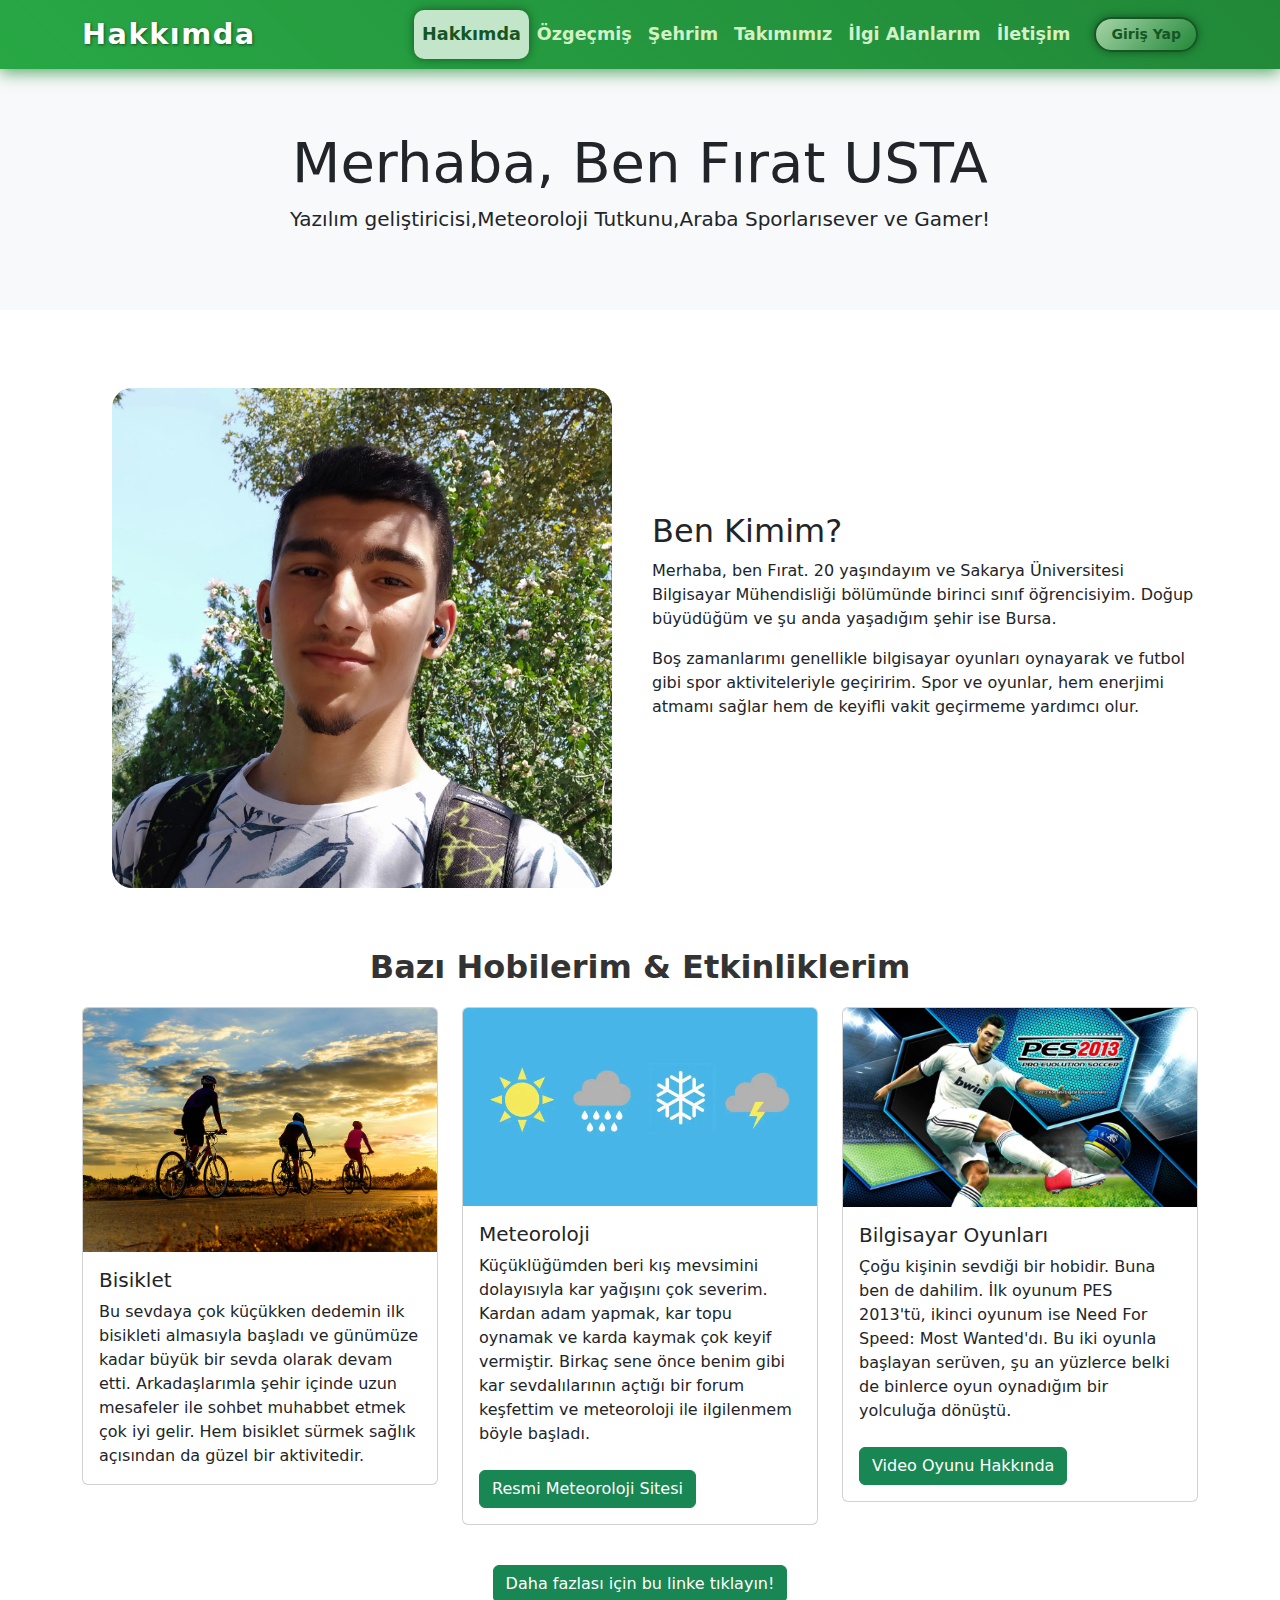
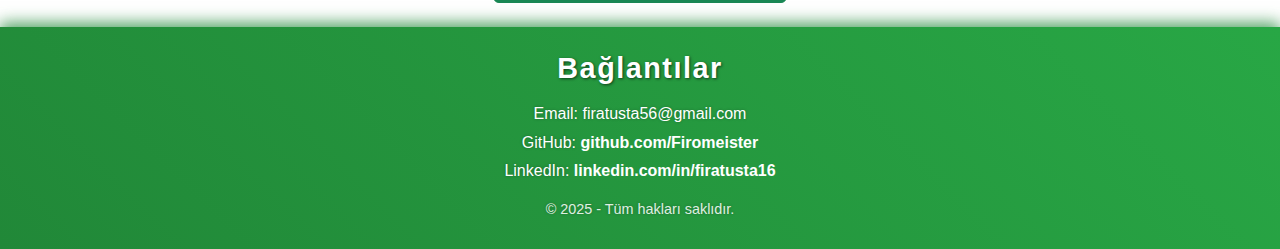
<file: index.html>
<!DOCTYPE html>
<html lang="tr">
<head>
  <meta charset="UTF-8" />
  <meta name="viewport" content="width=device-width, initial-scale=1.0" />
  <title>Hakkımda</title>
  <link href="https://cdn.jsdelivr.net/npm/bootstrap@5.3.3/dist/css/bootstrap.min.css" rel="stylesheet">
  <link rel="stylesheet" href="style.css">
</head>
<body>

<!-- Navbar -->
<nav class="navbar navbar-expand-lg navbar-dark bg-success">
  <div class="container">
    <a class="navbar-brand" href="index.html">Hakkımda</a>
    <button class="navbar-toggler" type="button" data-bs-toggle="collapse" data-bs-target="#navbarNav">
      <span class="navbar-toggler-icon"></span>
    </button>
    <div class="collapse navbar-collapse" id="navbarNav">
      <ul class="navbar-nav ms-auto align-items-center">
        <li class="nav-item"><a class="nav-link active" href="index.html">Hakkımda</a></li>
        <li class="nav-item"><a class="nav-link" href="cv.html">Özgeçmiş</a></li>
        <li class="nav-item"><a class="nav-link" href="sehrim.html">Şehrim</a></li>
        <li class="nav-item"><a class="nav-link" href="takimimiz.html">Takımımız</a></li>
        <li class="nav-item"><a class="nav-link" href="ilgialanlarim.html">İlgi Alanlarım</a></li>
        <li class="nav-item"><a class="nav-link" href="iletisim.html">İletişim</a></li>
        <li class="nav-item ms-3" id="login-info">
        <a href="login.html" class="btn btn-light btn-sm">Giriş Yap</a>
        </li>
      </ul>
    </div>
  </div>
</nav>


  <!-- Hero Section -->
  <section class="hero text-center">
    <div class="container">
      <h1 class="display-4">Merhaba, Ben Fırat USTA </h1>
      <p class="lead">Yazılım geliştiricisi,Meteoroloji Tutkunu,Araba Sporlarısever ve Gamer!</p>
    </div>
  </section>

  <!-- Hakkımda -->
  <div class="container about-section">
    <section id="hakkimda" class="container about-section my-5"></section>
    <div class="row align-items-center">
      <div class="col-md-6">
        <img src="img/profilfoto.jpg" alt="Profil" class="profile-img img-fluid">
      </div>
      <div class="col-md-6">
        <h2>Ben Kimim?</h2>
        <p>Merhaba, ben Fırat. 20 yaşındayım ve Sakarya Üniversitesi Bilgisayar Mühendisliği bölümünde birinci sınıf öğrencisiyim. Doğup büyüdüğüm ve şu anda yaşadığım şehir ise Bursa. </p>
        <p>Boş zamanlarımı genellikle bilgisayar oyunları oynayarak ve futbol gibi spor aktiviteleriyle geçiririm. Spor ve oyunlar, hem enerjimi atmamı sağlar hem de keyifli vakit geçirmeme yardımcı olur.</p>
      </div>
    </div>
  </div>

<!-- Hobiler ve Etkinlikler -->
<div class="container">
  <h2 class="section-title">Bazı Hobilerim & Etkinliklerim</h2>
  <div class="row">
    <div class="col-md-4">
      <div class="card mb-3">
        <img src="img/bisiklet.jpg" class="card-img-top" alt="Bisiklet">
        <div class="card-body">
          <h5 class="card-title">Bisiklet</h5>
          <p class="card-text">Bu sevdaya çok küçükken dedemin ilk bisikleti almasıyla başladı ve günümüze kadar büyük bir sevda olarak devam etti. Arkadaşlarımla şehir içinde uzun mesafeler ile sohbet muhabbet etmek çok iyi gelir. Hem bisiklet sürmek sağlık açısından da güzel bir aktivitedir.</p>
        </div>
      </div>
    </div>
    <div class="col-md-4">
      <div class="card mb-3">
        <img src="img/meteoroloji.jpeg" class="card-img-top meteoroloji-logo" alt="Meteoroloji">
        <div class="card-body">
          <h5 class="card-title">Meteoroloji</h5>
          <p class="card-text">Küçüklüğümden beri kış mevsimini dolayısıyla kar yağışını çok severim. Kardan adam yapmak, kar topu oynamak ve karda kaymak çok keyif vermiştir. Birkaç sene önce benim gibi kar sevdalılarının açtığı bir forum keşfettim ve meteoroloji ile ilgilenmem böyle başladı.</p>
          <a href="https://www.mgm.gov.tr/" class="btn btn-success mt-2" target="_blank" >Resmi Meteoroloji Sitesi</a>
        </div>
      </div>
    </div>
    <div class="col-md-4">
      <div class="card mb-3">
        <img src="img/PES-2013-Sistem-Gereksinimleri.jpg" class="card-img-top" alt="Bilgisayar Oyunları">
        <div class="card-body">
          <h5 class="card-title">Bilgisayar Oyunları</h5>
          <p class="card-text">Çoğu kişinin sevdiği bir hobidir. Buna ben de dahilim. İlk oyunum PES 2013'tü, ikinci oyunum ise Need For Speed: Most Wanted'dı. Bu iki oyunla başlayan serüven, şu an yüzlerce belki de binlerce oyun oynadığım bir yolculuğa dönüştü.</p>
          <a href="https://tr.wikipedia.org/wiki/Video_oyunu" class="btn btn-success mt-2" target="_blank" >Video Oyunu Hakkında</a>
        </div>
      </div>
    </div>
  </div>
</div>

<div class="text-center my-4">
  <a href="ilgialanlarim.html" class="btn btn-success">
    Daha fazlası için bu linke tıklayın!
  </a>
</div>

<!-- Footer -->
<footer class="bg-success text-white py-4">
  <div class="container text-center">
    <h4>Bağlantılar</h4>
    <p>Email: firatusta56@gmail.com</p>
    <p>
      GitHub: <a href="https://github.com/Firomeister" class="text-white" target="_blank">github.com/Firomeister</a>
    </p>
    <p>
      LinkedIn: <a href="https://www.linkedin.com/in/firatusta16" class="text-white" target="_blank">linkedin.com/in/firatusta16</a>
    </p>
    <p class="mb-1">&copy; 2025 - Tüm hakları saklıdır.</p>
  </div>
</footer>

  <script src="https://cdn.jsdelivr.net/npm/bootstrap@5.3.3/dist/js/bootstrap.bundle.min.js"></script>

<script>
  document.addEventListener("DOMContentLoaded", function () {
    const username = localStorage.getItem("username");
    const loginInfo = document.getElementById("login-info");

    if (username && loginInfo) {
      loginInfo.innerHTML = `
        <span class="text-white me-2">👤 ${username}</span>
        <button class="btn btn-sm btn-danger" onclick="logout()">Çıkış</button>
      `;
    }
  });

  function logout() {
    localStorage.removeItem("username");
    location.reload(); // Sayfayı yeniden yükle
  }
</script>

</body>
</html>
</file>
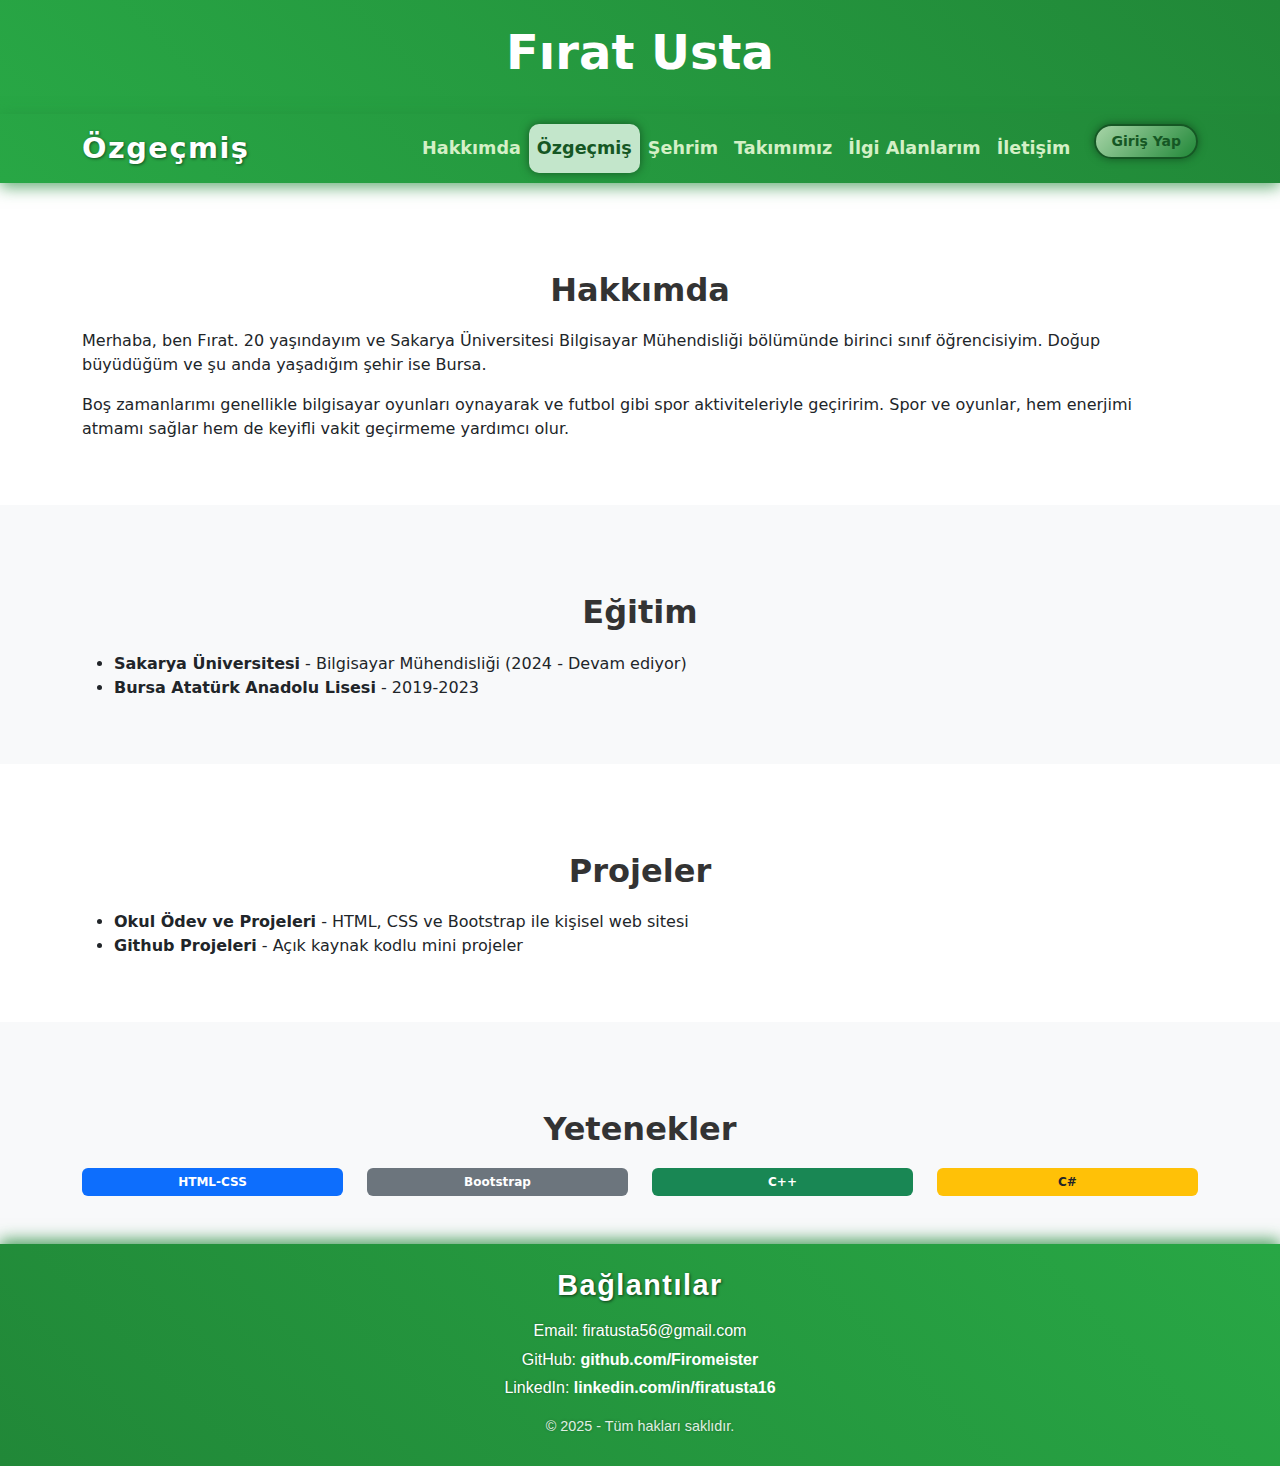
<file: cv.html>
<!DOCTYPE html>
<html lang="tr">
<head>
  <meta charset="UTF-8" />
  <meta name="viewport" content="width=device-width, initial-scale=1.0"/>
  <title>Özgeçmiş</title>
  <link href="https://cdn.jsdelivr.net/npm/bootstrap@5.3.3/dist/css/bootstrap.min.css" rel="stylesheet">
  <link rel="stylesheet" href="style.css">
</head>
<body>

<!-- Header -->
<header class="navbar navbar-expand-lg navbar-dark bg-success text-center py-4">
  <div class="container">
    <h1 class="display-5 text-white text-center mx-auto d-block fw-bold">Fırat Usta</h1>
  </div>
</header>


<!-- Navbar -->
<nav class="navbar navbar-expand-lg navbar-dark bg-success">
  <div class="container">
    <a class="navbar-brand" href="cv.html">Özgeçmiş</a>
    <button class="navbar-toggler" type="button" data-bs-toggle="collapse" data-bs-target="#navbarNav">
      <span class="navbar-toggler-icon"></span>
    </button>
    <div class="collapse navbar-collapse" id="navbarNav">
      <ul class="navbar-nav ms-auto">
        <li class="nav-item"><a class="nav-link" href="index.html">Hakkımda</a></li>
        <li class="nav-item"><a class="nav-link active" href="cv.html">Özgeçmiş</a></li>
        <li class="nav-item"><a class="nav-link" href="sehrim.html">Şehrim</a></li>
        <li class="nav-item"><a class="nav-link" href="takimimiz.html">Takımımız</a></li>
        <li class="nav-item"><a class="nav-link" href="ilgialanlarim.html">İlgi Alanlarım</a></li>
        <li class="nav-item"><a class="nav-link" href="iletisim.html">İletişim</a></li>
        <li class="nav-item ms-3" id="login-info">
        <a href="login.html" class="btn btn-light btn-sm">Giriş Yap</a>
        </li>
      </ul>
    </div>
  </div>
</nav>

  <!-- Hakkımda -->
  <section class="about py-5">
    <div class="container">
      <h2 class="section-title">Hakkımda</h2>
      <p>Merhaba, ben Fırat. 20 yaşındayım ve Sakarya Üniversitesi Bilgisayar Mühendisliği bölümünde birinci sınıf öğrencisiyim. Doğup büyüdüğüm ve şu anda yaşadığım şehir ise Bursa.</p>
      <P>Boş zamanlarımı genellikle bilgisayar oyunları oynayarak ve futbol gibi spor aktiviteleriyle geçiririm. Spor ve oyunlar, hem enerjimi atmamı sağlar hem de keyifli vakit geçirmeme yardımcı olur.</P>
    </div>
  </section>

  <!-- Eğitim -->
  <section class="education bg-light py-5">
    <div class="container">
      <h2 class="section-title">Eğitim</h2>
      <ul>
        <li><strong>Sakarya Üniversitesi</strong> - Bilgisayar Mühendisliği (2024 - Devam ediyor)</li>
        <li><strong>Bursa Atatürk Anadolu Lisesi</strong> - 2019-2023</li>
      </ul>
    </div>
  </section>

  <!-- Deneyim -->
  <section class="experience py-5">
    <div class="container">
      <h2 class="section-title">Projeler</h2>
      <ul>
        <li><strong>Okul Ödev ve Projeleri</strong> - HTML, CSS ve Bootstrap ile kişisel web sitesi</li>
        <li><strong>Github Projeleri</strong> - Açık kaynak kodlu mini projeler</li>
      </ul>
    </div>
  </section>

  <!-- Yetenekler -->
  <section class="skills bg-light py-5">
    <div class="container">
      <h2 class="section-title">Yetenekler</h2>
      <div class="row">
        <div class="col-md-3 col-6"><span class="badge bg-primary w-100 py-2">HTML-CSS</span></div>
        <div class="col-md-3 col-6"><span class="badge bg-secondary w-100 py-2">Bootstrap</span></div>
        <div class="col-md-3 col-6"><span class="badge bg-success w-100 py-2">C++</span></div>
        <div class="col-md-3 col-6"><span class="badge bg-warning text-dark w-100 py-2">C#</span></div>
      </div>
    </div>
  </section>

<!-- Footer -->
<footer class="bg-success text-white py-4">
  <div class="container text-center">
    <h4>Bağlantılar</h4>
    <p>Email: firatusta56@gmail.com</p>
    <p>
      GitHub: <a href="https://github.com/Firomeister" class="text-white" target="_blank">github.com/Firomeister</a>
    </p>
    <p>
      LinkedIn: <a href="https://www.linkedin.com/in/firatusta16" class="text-white" target="_blank">linkedin.com/in/firatusta16</a>
    </p>
    <p class="mb-1">&copy; 2025 - Tüm hakları saklıdır.</p>
  </div>
</footer>

  <script src="https://cdn.jsdelivr.net/npm/bootstrap@5.3.3/dist/js/bootstrap.bundle.min.js"></script>

<script>
  document.addEventListener("DOMContentLoaded", function () {
    const username = localStorage.getItem("username");
    const loginInfo = document.getElementById("login-info");

    if (username && loginInfo) {
      loginInfo.innerHTML = `
        <span class="text-white me-2">👤 ${username}</span>
        <button class="btn btn-sm btn-danger" onclick="logout()">Çıkış</button>
      `;
    }
  });

  function logout() {
    localStorage.removeItem("username");
    location.reload(); // Sayfayı yeniden yükle
  }
</script>

</body>
</html>
</file>
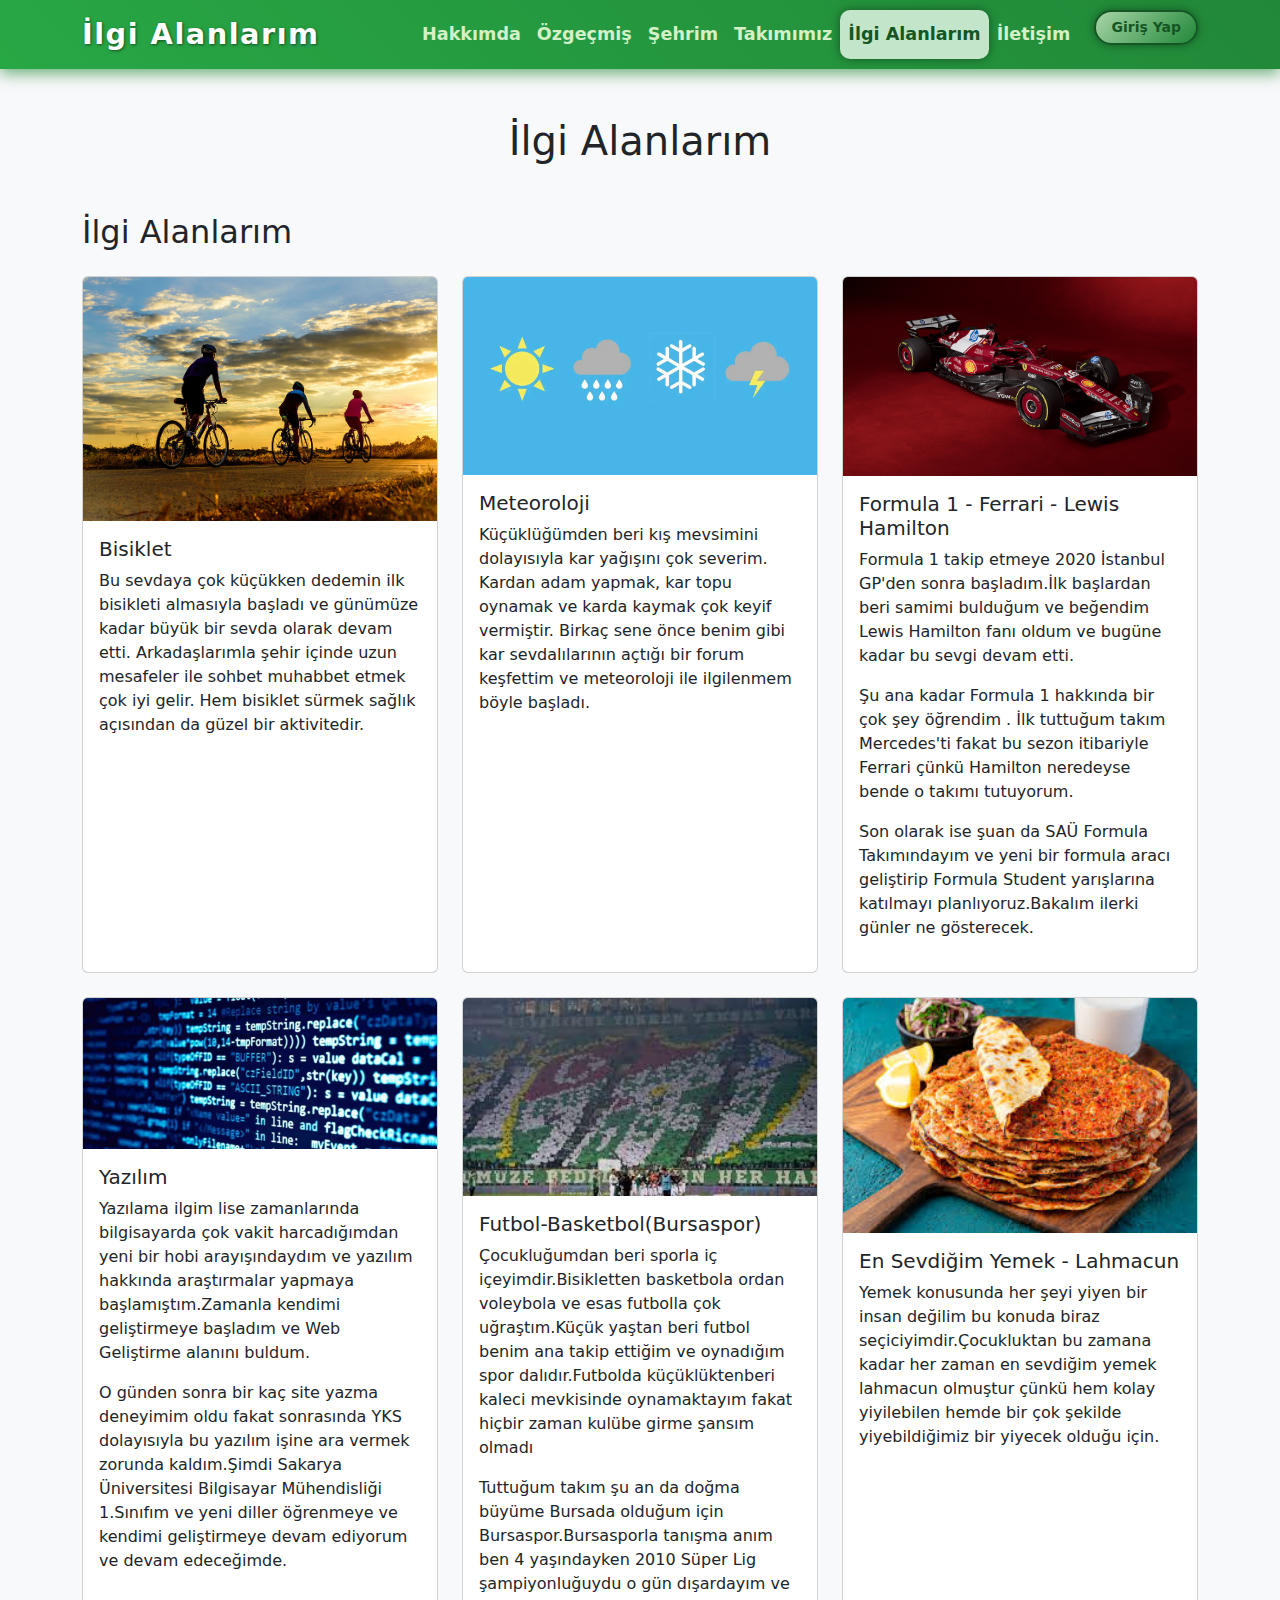
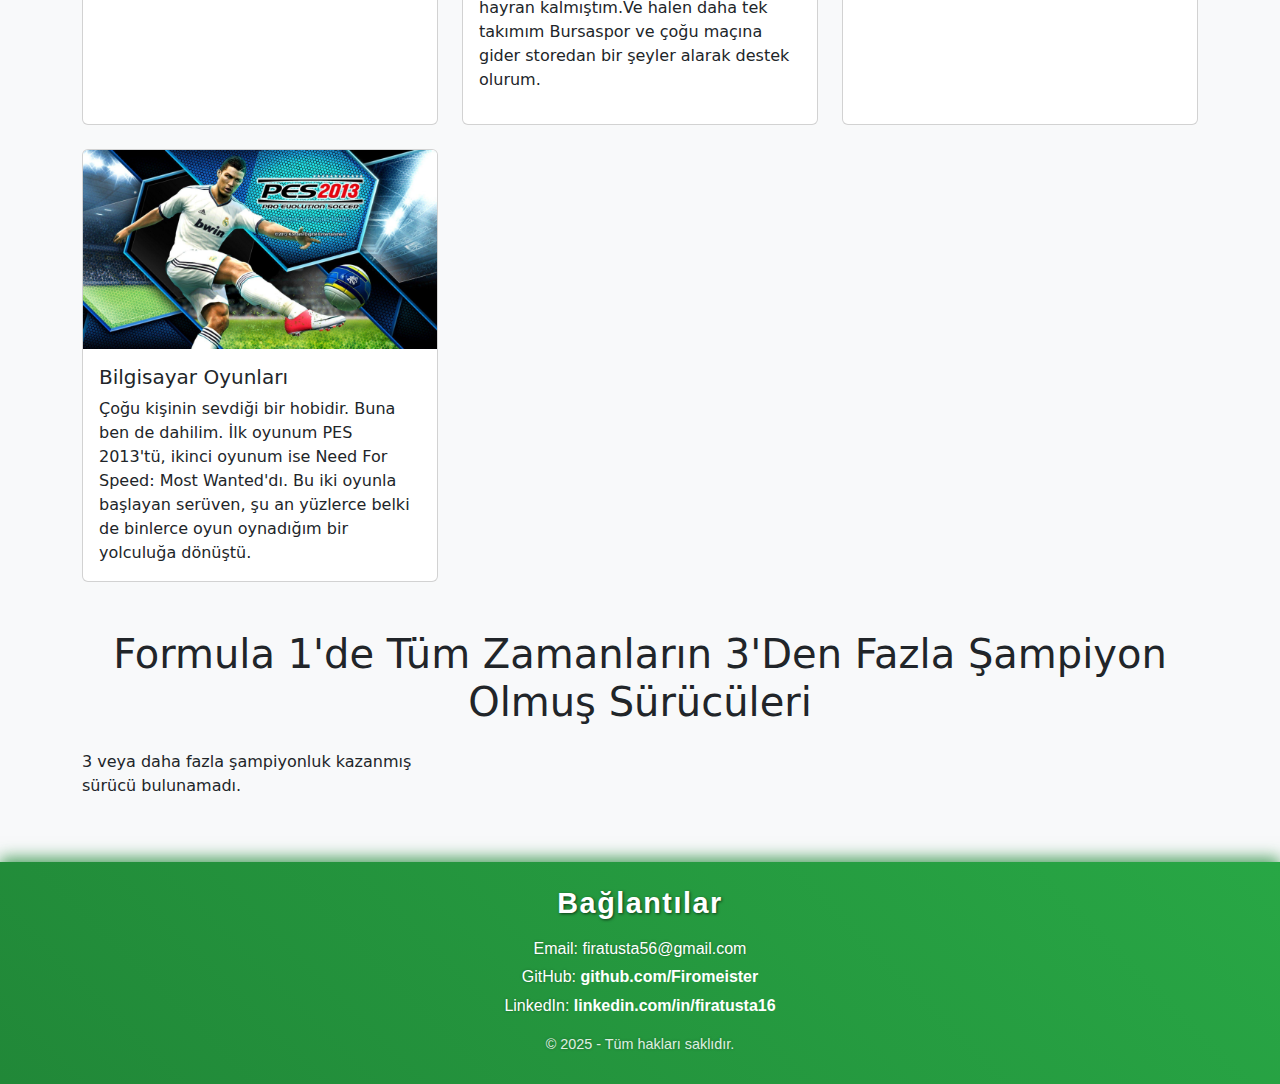
<file: ilgialanlarim.html>
<!DOCTYPE html>
<html lang="tr">
<head>
  <meta charset="UTF-8" />
  <meta name="viewport" content="width=device-width, initial-scale=1.0"/>
  <title>İlgi Alanlarım</title>
  <link href="https://cdn.jsdelivr.net/npm/bootstrap@5.3.3/dist/css/bootstrap.min.css" rel="stylesheet"/>
  <link rel="stylesheet" href="style-ilgi.css"/>
</head>
<body>

<!-- Navbar -->
<nav class="navbar navbar-expand-lg navbar-dark bg-success">
  <div class="container">
    <a class="navbar-brand" href="ilgialanlarim.html">İlgi Alanlarım</a>
    <button class="navbar-toggler" type="button" data-bs-toggle="collapse" data-bs-target="#navbarNav">
      <span class="navbar-toggler-icon"></span>
    </button>
    <div class="collapse navbar-collapse" id="navbarNav">
      <ul class="navbar-nav ms-auto">
        <li class="nav-item"><a class="nav-link" href="index.html">Hakkımda</a></li>
        <li class="nav-item"><a class="nav-link" href="cv.html">Özgeçmiş</a></li>
        <li class="nav-item"><a class="nav-link" href="sehrim.html">Şehrim</a></li>
        <li class="nav-item"><a class="nav-link" href="takimimiz.html">Takımımız</a></li>
        <li class="nav-item"><a class="nav-link active" href="ilgialanlarim.html">İlgi Alanlarım</a></li>
        <li class="nav-item"><a class="nav-link" href="iletisim.html">İletişim</a></li>
        <li class="nav-item ms-3" id="login-info">
        <a href="login.html" class="btn btn-light btn-sm">Giriş Yap</a>
        </li>
      </ul>
    </div>
  </div>
</nav>

<main class="container my-5">
  <h1 class="mb-4">İlgi Alanlarım</h1>
  <div id="oyunlar" class="row row-cols-1 row-cols-md-3 g-4">
    <!-- Oyunlar burada listelenecek -->
  </div>

  <!-- İlgi Alanlarım Bölümü -->
  <h2 class="mt-5 mb-4">İlgi Alanlarım</h2>
  <div class="row row-cols-1 row-cols-md-3 g-4">
    <div class="col">
      <div class="card h-100">
        <img src="img/bisiklet.jpg" class="card-img-top" alt="Bisiklet">
        <div class="card-body">
          <h5 class="card-title">Bisiklet</h5>
          <p class="card-text">Bu sevdaya çok küçükken dedemin ilk bisikleti almasıyla başladı ve günümüze kadar büyük bir sevda olarak devam etti. Arkadaşlarımla şehir içinde uzun mesafeler ile sohbet muhabbet etmek çok iyi gelir. Hem bisiklet sürmek sağlık açısından da güzel bir aktivitedir.</p>
        </div>
      </div>
    </div>
    <div class="col">
      <div class="card h-100">
        <img src="img/meteoroloji.jpeg" class="card-img-top" alt="Meteoroloji">
        <div class="card-body">
          <h5 class="card-title">Meteoroloji</h5>
          <p class="card-text">Küçüklüğümden beri kış mevsimini dolayısıyla kar yağışını çok severim. Kardan adam yapmak, kar topu oynamak ve karda kaymak çok keyif vermiştir. Birkaç sene önce benim gibi kar sevdalılarının açtığı bir forum keşfettim ve meteoroloji ile ilgilenmem böyle başladı.</p></p>
        </div>
      </div>
    </div>
    <div class="col">
      <div class="card h-100">
        <img src="img/formula.jpg" class="card-img-top" alt="Formula">
        <div class="card-body">
          <h5 class="card-title">Formula 1 - Ferrari - Lewis Hamilton</h5>
          <p class="card-text">Formula 1 takip etmeye 2020 İstanbul GP'den sonra başladım.İlk başlardan beri samimi bulduğum ve beğendim Lewis Hamilton fanı oldum ve bugüne kadar bu sevgi devam etti.</p>
          <p>Şu ana kadar Formula 1 hakkında bir çok şey öğrendim . İlk tuttuğum takım Mercedes'ti fakat bu sezon itibariyle Ferrari çünkü Hamilton neredeyse bende o takımı tutuyorum.</p>
          <p>Son olarak ise şuan da SAÜ Formula Takımındayım ve yeni bir formula aracı geliştirip Formula Student yarışlarına katılmayı planlıyoruz.Bakalım ilerki günler ne gösterecek.</p>
        </div>
      </div>
    </div>
    <div class="col">
      <div class="card h-100">
        <img src="img/yazılım.jpg" class="card-img-top" alt="Yazılım">
        <div class="card-body">
          <h5 class="card-title">Yazılım</h5>
          <p class="card-text">Yazılama ilgim lise zamanlarında bilgisayarda çok vakit harcadığımdan yeni bir hobi arayışındaydım ve yazılım hakkında araştırmalar yapmaya başlamıştım.Zamanla kendimi geliştirmeye başladım ve Web Geliştirme alanını buldum.</p>
          <p>O günden sonra bir kaç site yazma deneyimim oldu fakat sonrasında YKS dolayısıyla bu yazılım işine ara vermek zorunda kaldım.Şimdi Sakarya Üniversitesi Bilgisayar Mühendisliği 1.Sınıfım ve yeni diller öğrenmeye ve kendimi geliştirmeye devam ediyorum ve devam edeceğimde.</p>
        </div>
      </div>
    </div>
    <div class="col">
      <div class="card h-100">
        <img src="img/bursaspor.jpg" class="card-img-top" alt="Spor">
        <div class="card-body">
          <h5 class="card-title">Futbol-Basketbol(Bursaspor)</h5>
          <p class="card-text">Çocukluğumdan beri sporla iç içeyimdir.Bisikletten basketbola ordan voleybola ve esas futbolla çok uğraştım.Küçük yaştan beri futbol benim ana takip ettiğim ve oynadığım spor dalıdır.Futbolda küçüklüktenberi kaleci mevkisinde oynamaktayım fakat hiçbir zaman kulübe girme şansım olmadı</p>
          <P>Tuttuğum takım şu an da doğma büyüme Bursada olduğum için Bursaspor.Bursasporla tanışma anım ben 4 yaşındayken 2010 Süper Lig şampiyonluğuydu o gün dışardayım ve hayran kalmıştım.Ve halen daha tek takımım Bursaspor ve çoğu maçına gider storedan bir şeyler alarak destek olurum.</P>
        </div>
      </div>
    </div>
    <div class="col">
      <div class="card h-100">
        <img src="img/lahmacun.jpg" class="card-img-top" alt="Yemek">
        <div class="card-body">
          <h5 class="card-title">En Sevdiğim Yemek - Lahmacun</h5>
          <p class="card-text">Yemek konusunda her şeyi yiyen bir insan değilim bu konuda biraz seçiciyimdir.Çocukluktan bu zamana kadar her zaman en sevdiğim yemek lahmacun olmuştur çünkü hem kolay yiyilebilen hemde bir çok şekilde yiyebildiğimiz bir yiyecek olduğu için.</p>
        </div>
      </div>
    </div>
    <div class="col">
      <div class="card h-100">
        <img src="img/PES-2013-Sistem-Gereksinimleri.jpg" class="card-img-top" alt="Bilgisayar Oyunları">
        <div class="card-body">
          <h5 class="card-title">Bilgisayar Oyunları</h5>
          <p class="card-text">Çoğu kişinin sevdiği bir hobidir. Buna ben de dahilim. İlk oyunum PES 2013'tü, ikinci oyunum ise Need For Speed: Most Wanted'dı. Bu iki oyunla başlayan serüven, şu an yüzlerce belki de binlerce oyun oynadığım bir yolculuğa dönüştü.</p>
        </div>
      </div>
    </div>
  </div>

<!-- Formula 1 Şampiyon Olmuş Sürücüler -->
<h1 class="mb-4 mt-5">Formula 1'de Tüm Zamanların 3'Den Fazla Şampiyon Olmuş Sürücüleri</h1>
<div id="formula" class="row row-cols-1 row-cols-md-3 g-4">
  <!-- Sürücüler Buraya Gelecek -->
</div>

</main>

  <!-- Bootstrap JS -->
  <script src="https://cdn.jsdelivr.net/npm/bootstrap@5.3.3/dist/js/bootstrap.bundle.min.js"></script>

<script>
document.addEventListener("DOMContentLoaded", () => {
  const startYear = 1950;
  const endYear = new Date().getFullYear(); // Güncel yıl
  const championCounts = {};

  async function fetchChampions() {
    for(let year = startYear; year <= endYear; year++) {
      try {
        const response = await fetch(`https://ergast.com/api/f1/${year}/driverStandings/1.json`);
        const data = await response.json();

        // Kontrol: sezon verisi varsa
        const standingsList = data.MRData.StandingsTable.StandingsLists;
        if (standingsList.length === 0) continue;

        const champion = standingsList[0].DriverStandings[0].Driver;
        const name = `${champion.givenName} ${champion.familyName}`;
        
        championCounts[name] = (championCounts[name] || 0) + 1;
      } catch (error) {
        console.error(`Yıl ${year} için veri alınamadı`, error);
      }
    }

    displayChampions();
  }

  function displayChampions() {
    const container = document.getElementById("formula");
    container.innerHTML = "";

    // 3 veya daha fazla şampiyonluk olanları filtrele ve çoktan aza sırala
    const filtered = Object.entries(championCounts)
      .filter(([_, count]) => count >= 3)
      .sort((a, b) => b[1] - a[1]);

    if(filtered.length === 0) {
      container.innerHTML = "<p>3 veya daha fazla şampiyonluk kazanmış sürücü bulunamadı.</p>";
      return;
    }

    filtered.forEach(([name, count]) => {
      const col = document.createElement("div");
      col.className = "col";
      col.innerHTML = `
        <div class="card h-100 shadow p-3">
          <h5>${name}</h5>
          <p>Şampiyonluk Sayısı: ${count}</p>
        </div>
      `;
      container.appendChild(col);
    });
  }

  fetchChampions();
});
</script>

<script>
  document.addEventListener("DOMContentLoaded", function () {
    const username = localStorage.getItem("username");
    const loginInfo = document.getElementById("login-info");

    if (username && loginInfo) {
      loginInfo.innerHTML = `
        <span class="text-white me-2">👤 ${username}</span>
        <button class="btn btn-sm btn-danger" onclick="logout()">Çıkış</button>
      `;
    }
  });

  function logout() {
    localStorage.removeItem("username");
    location.reload(); // Sayfayı yeniden yükle
  }
</script>




<!-- Footer -->
<footer class="bg-success text-white py-4">
  <div class="container text-center">
    <h4>Bağlantılar</h4>
    <p>Email: firatusta56@gmail.com</p>
    <p>
      GitHub: <a href="https://github.com/Firomeister" class="text-white" target="_blank">github.com/Firomeister</a>
    </p>
    <p>
      LinkedIn: <a href="https://www.linkedin.com/in/firatusta16" class="text-white" target="_blank">linkedin.com/in/firatusta16</a>
    </p>
    <p class="mb-1">&copy; 2025 - Tüm hakları saklıdır.</p>
  </div>
</footer>

</body>
</html>
</file>
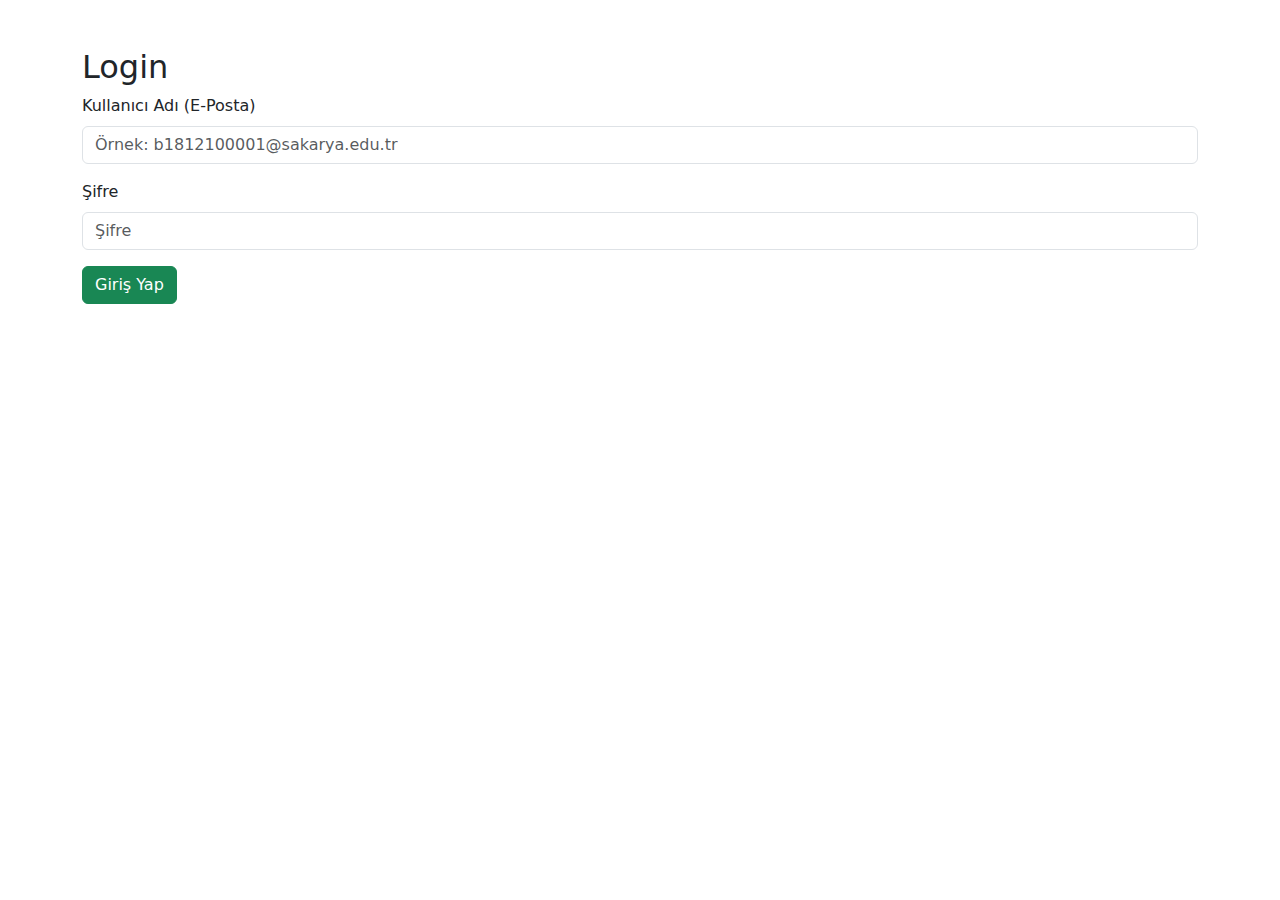
<file: login.html>
<!DOCTYPE html>
<html lang="tr">
<head>
  <meta charset="UTF-8" />
  <meta name="viewport" content="width=device-width, initial-scale=1" />
  <title>Login</title>
  <link href="https://cdn.jsdelivr.net/npm/bootstrap@5.3.3/dist/css/bootstrap.min.css" rel="stylesheet" />
  <script>
    function kontrolEt(event) {
      const email = document.getElementById('username').value.trim();
      const password = document.getElementById('password').value.trim();
      const emailRegex = /^[^\s@]+@[^\s@]+\.[^\s@]+$/;

      let mesaj = '';
      if (!email) mesaj += 'Kullanıcı adı boş bırakılamaz.\n';
      else if (!emailRegex.test(email)) mesaj += 'Geçerli bir mail adresi giriniz.\n';
      if (!password) mesaj += 'Şifre boş bırakılamaz.\n';

      if (mesaj) {
        alert(mesaj);
        event.preventDefault(); // Formun gönderilmesini engelle
      }
    }
  </script>
</head>
<body>
  <div class="container my-5">
    <h2>Login</h2>
    <form action="login-check.php" method="POST" onsubmit="kontrolEt(event)">
      <div class="mb-3">
        <label for="username" class="form-label">Kullanıcı Adı (E-Posta)</label>
        <input type="text" id="username" name="username" class="form-control" placeholder="Örnek: b1812100001@sakarya.edu.tr" />
      </div>
      <div class="mb-3">
        <label for="password" class="form-label">Şifre</label>
        <input type="password" id="password" name="password" class="form-control" placeholder="Şifre" />
      </div>
      <button type="submit" class="btn btn-success">Giriş Yap</button>
    </form>
  </div>
</body>
</html>
</file>
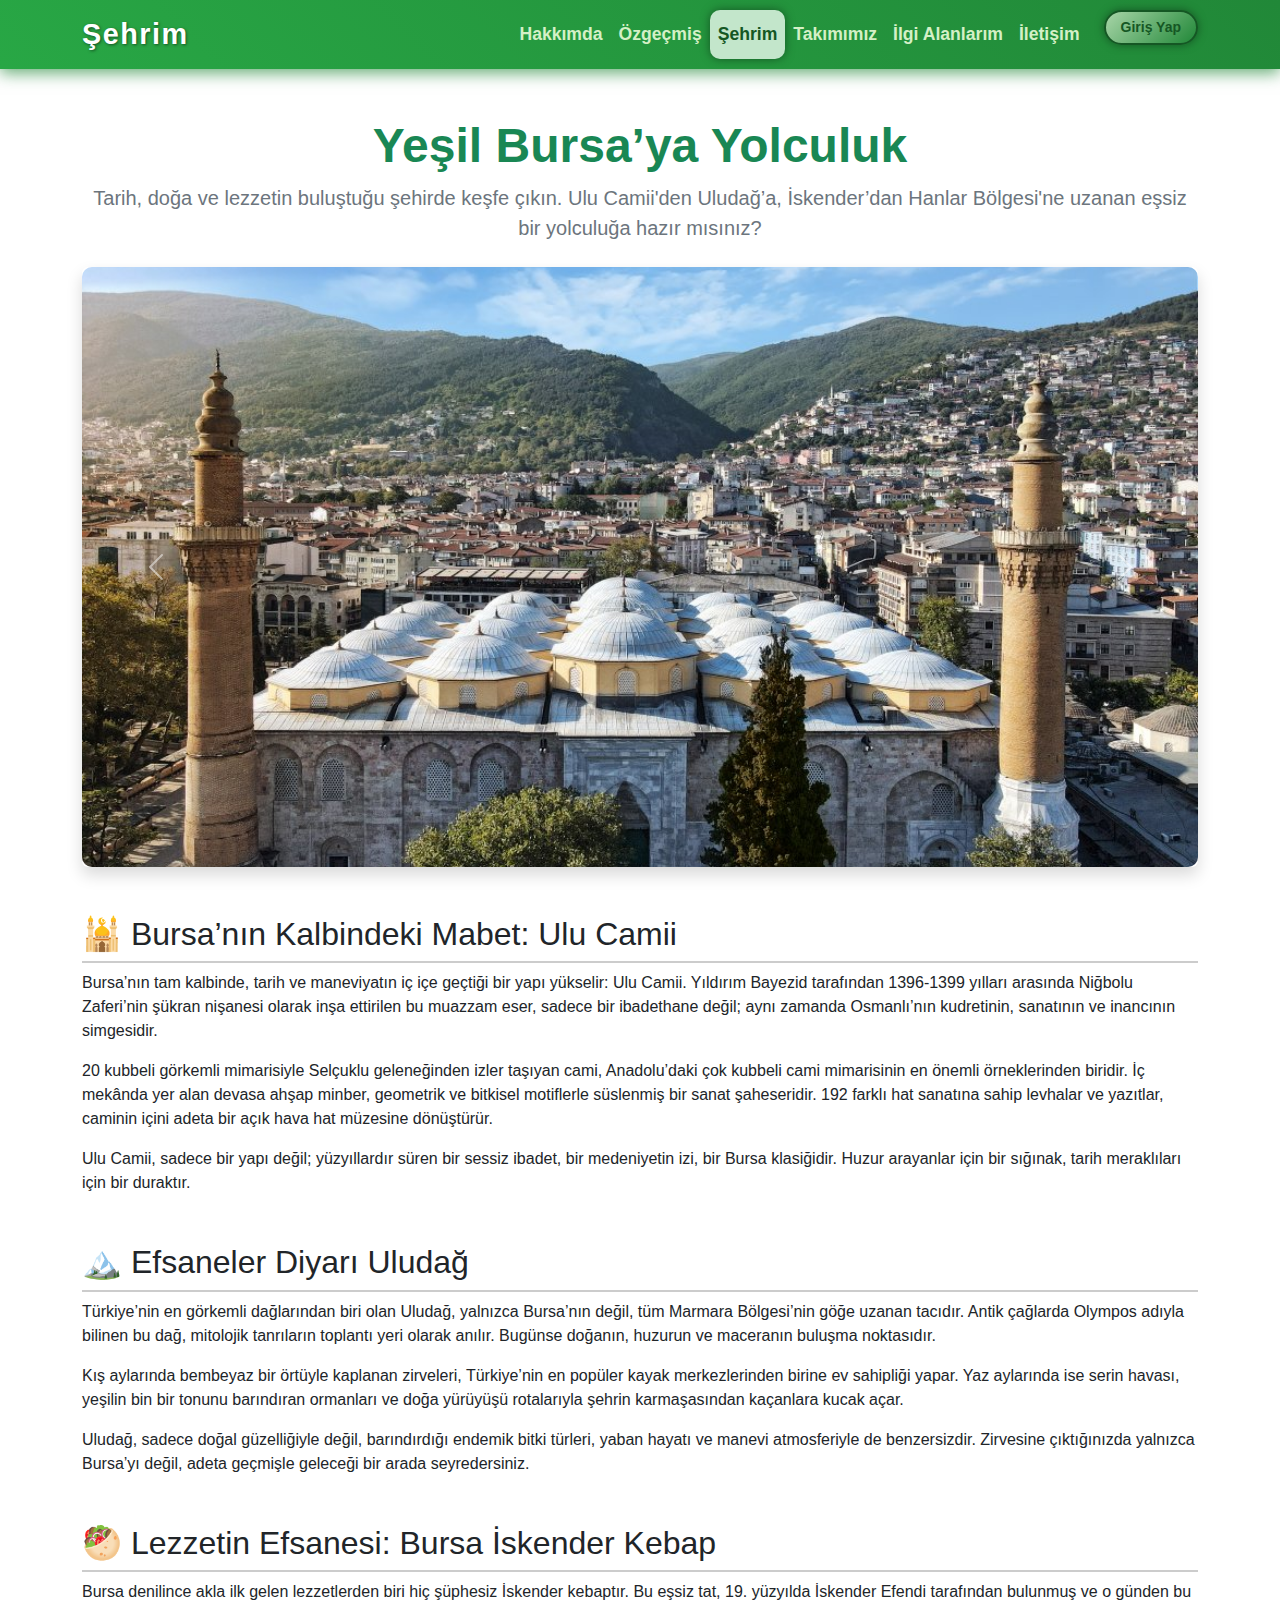
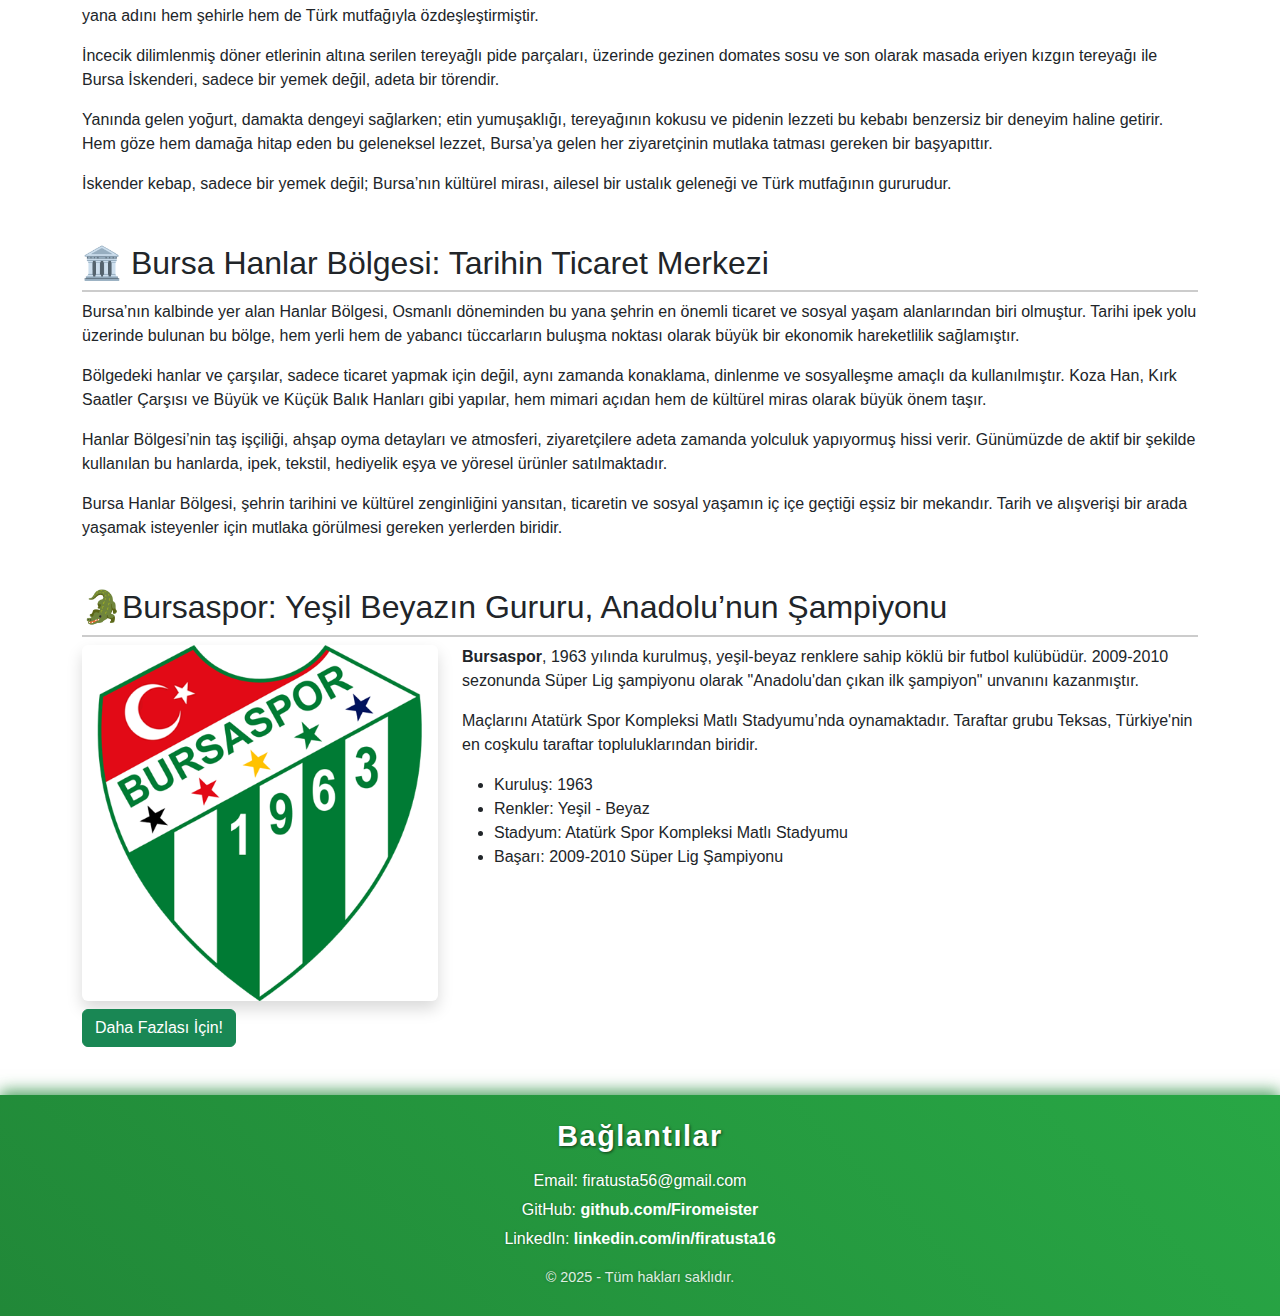
<file: sehrim.html>
<!DOCTYPE html>
<html lang="tr">
<head>
  <meta charset="UTF-8" />
  <meta name="viewport" content="width=device-width, initial-scale=1.0" />
  <title>Şehrim</title>
  <link href="https://cdn.jsdelivr.net/npm/bootstrap@5.3.3/dist/css/bootstrap.min.css" rel="stylesheet" />
  <link rel="stylesheet" href="style-sehrim.css" />
  <style>
    .carousel-item img {
      cursor: pointer;
    }
  </style>
</head>
<body>

<!-- Navbar -->
<nav class="navbar navbar-expand-lg navbar-dark bg-success">
  <div class="container">
    <a class="navbar-brand" href="sehrim.html">Şehrim</a>
    <button class="navbar-toggler" type="button" data-bs-toggle="collapse" data-bs-target="#navbarNav">
      <span class="navbar-toggler-icon"></span>
    </button>
    <div class="collapse navbar-collapse" id="navbarNav">
      <ul class="navbar-nav ms-auto">
        <li class="nav-item"><a class="nav-link" href="index.html">Hakkımda</a></li>
        <li class="nav-item"><a class="nav-link" href="cv.html">Özgeçmiş</a></li>
        <li class="nav-item"><a class="nav-link active" href="sehrim.html">Şehrim</a></li>
        <li class="nav-item"><a class="nav-link" href="takimimiz.html">Takımımız</a></li>
        <li class="nav-item"><a class="nav-link" href="ilgialanlarim.html">İlgi Alanlarım</a></li>
        <li class="nav-item"><a class="nav-link" href="iletisim.html">İletişim</a></li>
        <li class="nav-item ms-3" id="login-info">
        <a href="login.html" class="btn btn-light btn-sm">Giriş Yap</a>
        </li>
      </ul>
    </div>
  </div>
</nav>

<div class="container text-center mt-5">
  <h1 class="display-5 fw-bold text-success">Yeşil Bursa’ya Yolculuk</h1>
  <p class="lead text-secondary">Tarih, doğa ve lezzetin buluştuğu şehirde keşfe çıkın. Ulu Camii'den Uludağ’a, İskender’dan Hanlar Bölgesi'ne uzanan eşsiz bir yolculuğa hazır mısınız?</p>
</div>

<!-- SLIDER -->
<div id="bursaCarousel" class="carousel slide container mt-4" data-bs-ride="carousel">
  <div class="carousel-inner rounded shadow">
    <div class="carousel-item active">
      <img src="img/ulucami.jpg" class="d-block w-100" alt="Ulu Camii"
           onclick="document.getElementById('ulucami').scrollIntoView({ behavior: 'smooth' });">
    </div>
    <div class="carousel-item">
      <img src="img/uludag.jpg" class="d-block w-100" alt="Uludağ"
           onclick="document.getElementById('uludag').scrollIntoView({ behavior: 'smooth' });">
    </div>
    <div class="carousel-item">
      <img src="img/iskender.jpg" class="d-block w-100" alt="İskender"
           onclick="document.getElementById('iskender').scrollIntoView({ behavior: 'smooth' });">
    </div>
    <div class="carousel-item">
      <img src="img/han.jpg" class="d-block w-100" alt="Hanlar Bölgesi"
           onclick="document.getElementById('hanlar').scrollIntoView({ behavior: 'smooth' });">
    </div>
  </div>
  <button class="carousel-control-prev" type="button" data-bs-target="#bursaCarousel" data-bs-slide="prev">
    <span class="carousel-control-prev-icon"></span>
  </button>
  <button class="carousel-control-next" type="button" data-bs-target="#bursaCarousel" data-bs-slide="next">
    <span class="carousel-control-next-icon"></span>
  </button>
</div>

<!-- Sayfa İçeriği -->
<main class="container my-5">
  <section id="ulucami" class="mb-5">
    <h2>🕌 Bursa’nın Kalbindeki Mabet: Ulu Camii</h2>
    <p>Bursa’nın tam kalbinde, tarih ve maneviyatın iç içe geçtiği bir yapı yükselir: Ulu Camii. Yıldırım Bayezid tarafından 1396-1399 yılları arasında Niğbolu Zaferi’nin şükran nişanesi olarak inşa ettirilen bu muazzam eser, sadece bir ibadethane değil; aynı zamanda Osmanlı’nın kudretinin, sanatının ve inancının simgesidir.</p>
    <p>20 kubbeli görkemli mimarisiyle Selçuklu geleneğinden izler taşıyan cami, Anadolu’daki çok kubbeli cami mimarisinin en önemli örneklerinden biridir. İç mekânda yer alan devasa ahşap minber, geometrik ve bitkisel motiflerle süslenmiş bir sanat şaheseridir. 192 farklı hat sanatına sahip levhalar ve yazıtlar, caminin içini adeta bir açık hava hat müzesine dönüştürür.</p>
    <p>Ulu Camii, sadece bir yapı değil; yüzyıllardır süren bir sessiz ibadet, bir medeniyetin izi, bir Bursa klasiğidir. Huzur arayanlar için bir sığınak, tarih meraklıları için bir duraktır.</p>
  </section>

  <section id="uludag" class="mb-5">
    <h2>🏔️ Efsaneler Diyarı Uludağ</h2>
    <p>Türkiye’nin en görkemli dağlarından biri olan Uludağ, yalnızca Bursa’nın değil, tüm Marmara Bölgesi’nin göğe uzanan tacıdır. Antik çağlarda Olympos adıyla bilinen bu dağ, mitolojik tanrıların toplantı yeri olarak anılır. Bugünse doğanın, huzurun ve maceranın buluşma noktasıdır.</p>
    <p>Kış aylarında bembeyaz bir örtüyle kaplanan zirveleri, Türkiye’nin en popüler kayak merkezlerinden birine ev sahipliği yapar. Yaz aylarında ise serin havası, yeşilin bin bir tonunu barındıran ormanları ve doğa yürüyüşü rotalarıyla şehrin karmaşasından kaçanlara kucak açar.</p>
    <p>Uludağ, sadece doğal güzelliğiyle değil, barındırdığı endemik bitki türleri, yaban hayatı ve manevi atmosferiyle de benzersizdir. Zirvesine çıktığınızda yalnızca Bursa’yı değil, adeta geçmişle geleceği bir arada seyredersiniz.</p>
  </section>

  <section id="iskender" class="mb-5">
    <h2>🥙 Lezzetin Efsanesi: Bursa İskender Kebap</h2>
    <p>Bursa denilince akla ilk gelen lezzetlerden biri hiç şüphesiz İskender kebaptır. Bu eşsiz tat, 19. yüzyılda İskender Efendi tarafından bulunmuş ve o günden bu yana adını hem şehirle hem de Türk mutfağıyla özdeşleştirmiştir.</p>
    <p>İncecik dilimlenmiş döner etlerinin altına serilen tereyağlı pide parçaları, üzerinde gezinen domates sosu ve son olarak masada eriyen kızgın tereyağı ile Bursa İskenderi, sadece bir yemek değil, adeta bir törendir.</p>
    <p>Yanında gelen yoğurt, damakta dengeyi sağlarken; etin yumuşaklığı, tereyağının kokusu ve pidenin lezzeti bu kebabı benzersiz bir deneyim haline getirir. Hem göze hem damağa hitap eden bu geleneksel lezzet, Bursa’ya gelen her ziyaretçinin mutlaka tatması gereken bir başyapıttır.</p>
    <p>İskender kebap, sadece bir yemek değil; Bursa’nın kültürel mirası, ailesel bir ustalık geleneği ve Türk mutfağının gururudur.</p>
  </section>

  <section id="hanlar" class="mb-5">
    <h2>🏛️ Bursa Hanlar Bölgesi: Tarihin Ticaret Merkezi</h2>
    <p>Bursa’nın kalbinde yer alan Hanlar Bölgesi, Osmanlı döneminden bu yana şehrin en önemli ticaret ve sosyal yaşam alanlarından biri olmuştur. Tarihi ipek yolu üzerinde bulunan bu bölge, hem yerli hem de yabancı tüccarların buluşma noktası olarak büyük bir ekonomik hareketlilik sağlamıştır.</p>
    <p>Bölgedeki hanlar ve çarşılar, sadece ticaret yapmak için değil, aynı zamanda konaklama, dinlenme ve sosyalleşme amaçlı da kullanılmıştır. Koza Han, Kırk Saatler Çarşısı ve Büyük ve Küçük Balık Hanları gibi yapılar, hem mimari açıdan hem de kültürel miras olarak büyük önem taşır.</p>
    <p>Hanlar Bölgesi’nin taş işçiliği, ahşap oyma detayları ve atmosferi, ziyaretçilere adeta zamanda yolculuk yapıyormuş hissi verir. Günümüzde de aktif bir şekilde kullanılan bu hanlarda, ipek, tekstil, hediyelik eşya ve yöresel ürünler satılmaktadır.</p>
    <P>Bursa Hanlar Bölgesi, şehrin tarihini ve kültürel zenginliğini yansıtan, ticaretin ve sosyal yaşamın iç içe geçtiği eşsiz bir mekandır. Tarih ve alışverişi bir arada yaşamak isteyenler için mutlaka görülmesi gereken yerlerden biridir.</P>
  </section>

  <section id="takimimiz" class="mb-5">
    <h2>🐊Bursaspor: Yeşil Beyazın Gururu, Anadolu’nun Şampiyonu</h2>
    <div class="row">
      <div class="col-md-4">
        <img src="img/bursaspor-logo.png" alt="Bursaspor Logosu" class="img-fluid rounded shadow">
      </div>
      <div class="col-md-8">
        <p><strong>Bursaspor</strong>, 1963 yılında kurulmuş, yeşil-beyaz renklere sahip köklü bir futbol kulübüdür. 2009-2010 sezonunda Süper Lig şampiyonu olarak "Anadolu'dan çıkan ilk şampiyon" unvanını kazanmıştır.</p>
        <p>Maçlarını Atatürk Spor Kompleksi Matlı Stadyumu’nda oynamaktadır. Taraftar grubu Teksas, Türkiye'nin en coşkulu taraftar topluluklarından biridir.</p>
        <ul>
          <li>Kuruluş: 1963</li>
          <li>Renkler: Yeşil - Beyaz</li>
          <li>Stadyum: Atatürk Spor Kompleksi Matlı Stadyumu</li>
          <li>Başarı: 2009-2010 Süper Lig Şampiyonu</li>
        </ul>
      </div>
    </div>
    <a href="takimimiz.html" class="btn btn-success mt-2">Daha Fazlası İçin!</a>
  </section>
</main>

<!-- Footer -->
<footer class="bg-success text-white py-4">
  <div class="container text-center">
    <h4>Bağlantılar</h4>
    <p>Email: firatusta56@gmail.com</p>
    <p>
      GitHub: <a href="https://github.com/Firomeister" class="text-white" target="_blank">github.com/Firomeister</a>
    </p>
    <p>
      LinkedIn: <a href="https://www.linkedin.com/in/firatusta16" class="text-white" target="_blank">linkedin.com/in/firatusta16</a>
    </p>
    <p class="mb-1">&copy; 2025 - Tüm hakları saklıdır.</p>
  </div>
</footer>

<!-- Bootstrap JS -->
<script src="https://cdn.jsdelivr.net/npm/bootstrap@5.3.3/dist/js/bootstrap.bundle.min.js"></script>

<script>
  document.addEventListener("DOMContentLoaded", function () {
    const username = localStorage.getItem("username");
    const loginInfo = document.getElementById("login-info");

    if (username && loginInfo) {
      loginInfo.innerHTML = `
        <span class="text-white me-2">👤 ${username}</span>
        <button class="btn btn-sm btn-danger" onclick="logout()">Çıkış</button>
      `;
    }
  });

  function logout() {
    localStorage.removeItem("username");
    location.reload(); // Sayfayı yeniden yükle
  }
</script>

</body>
</html>
</file>
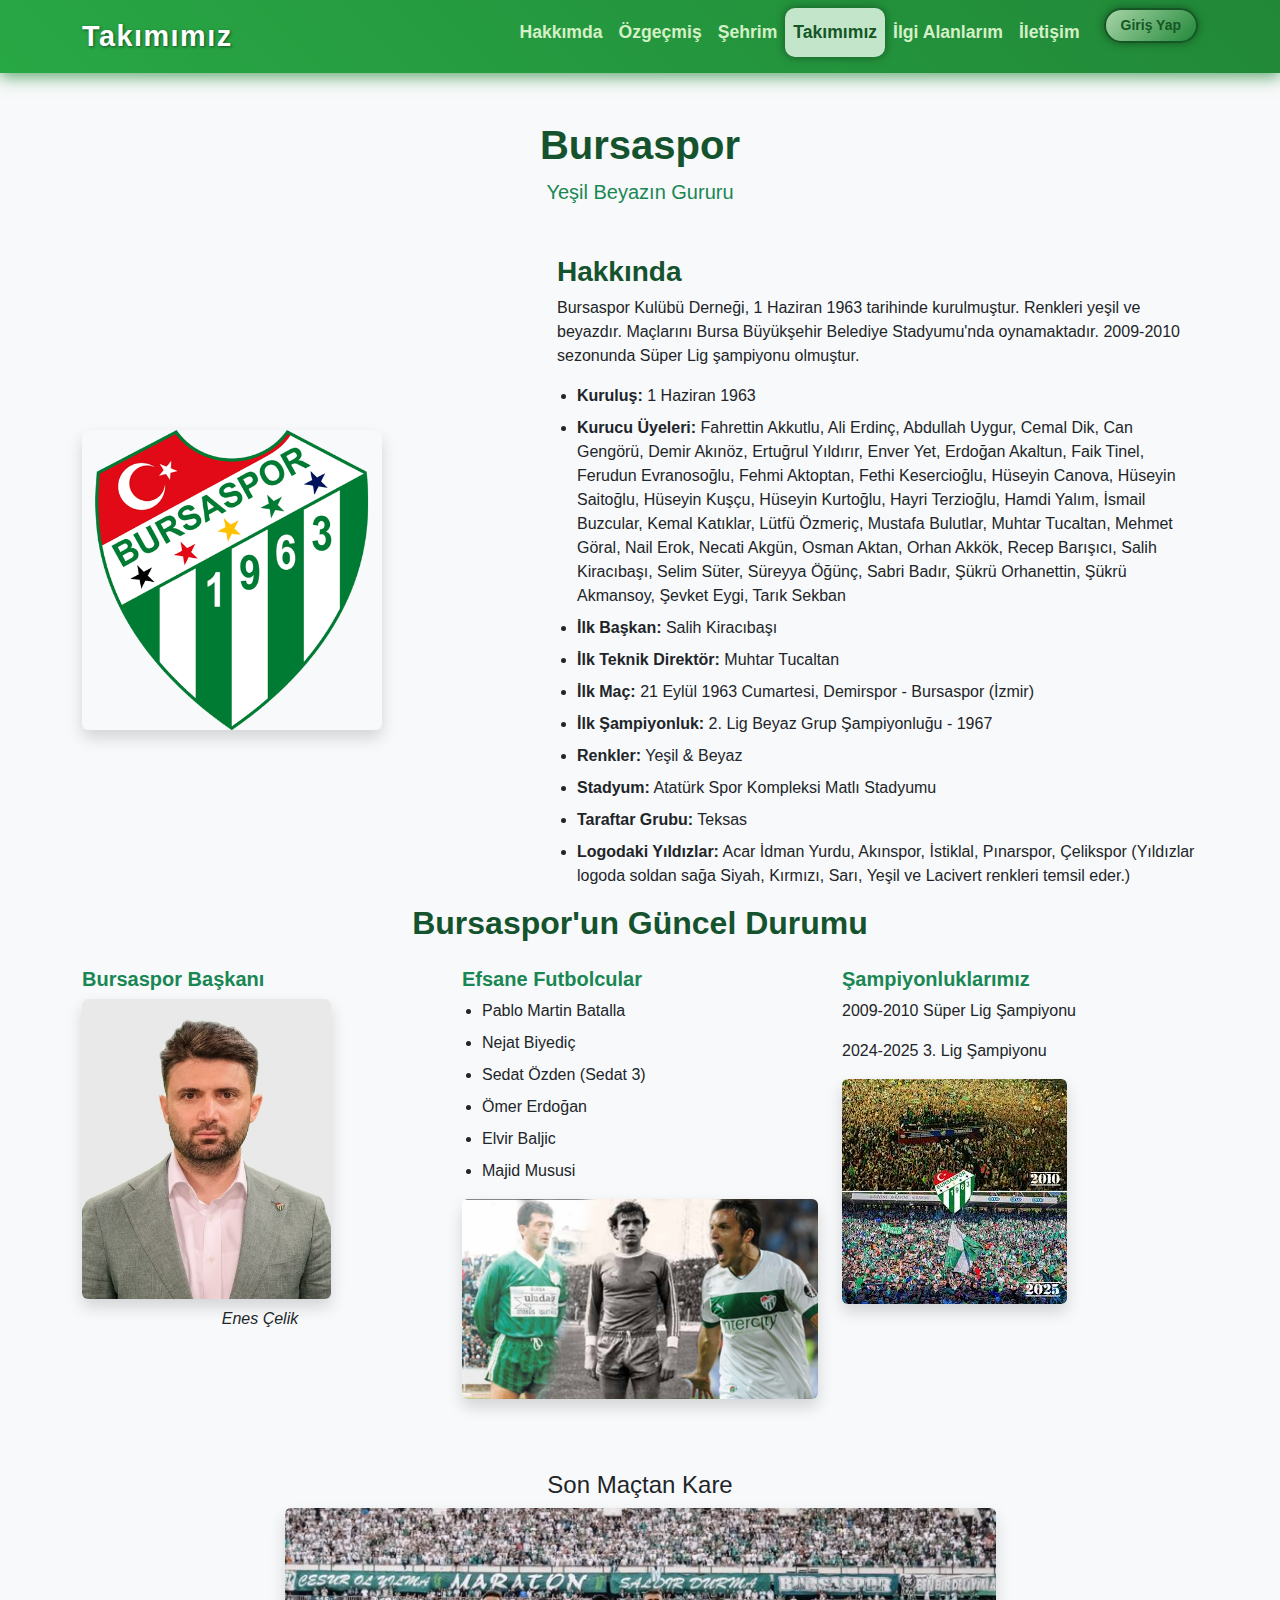
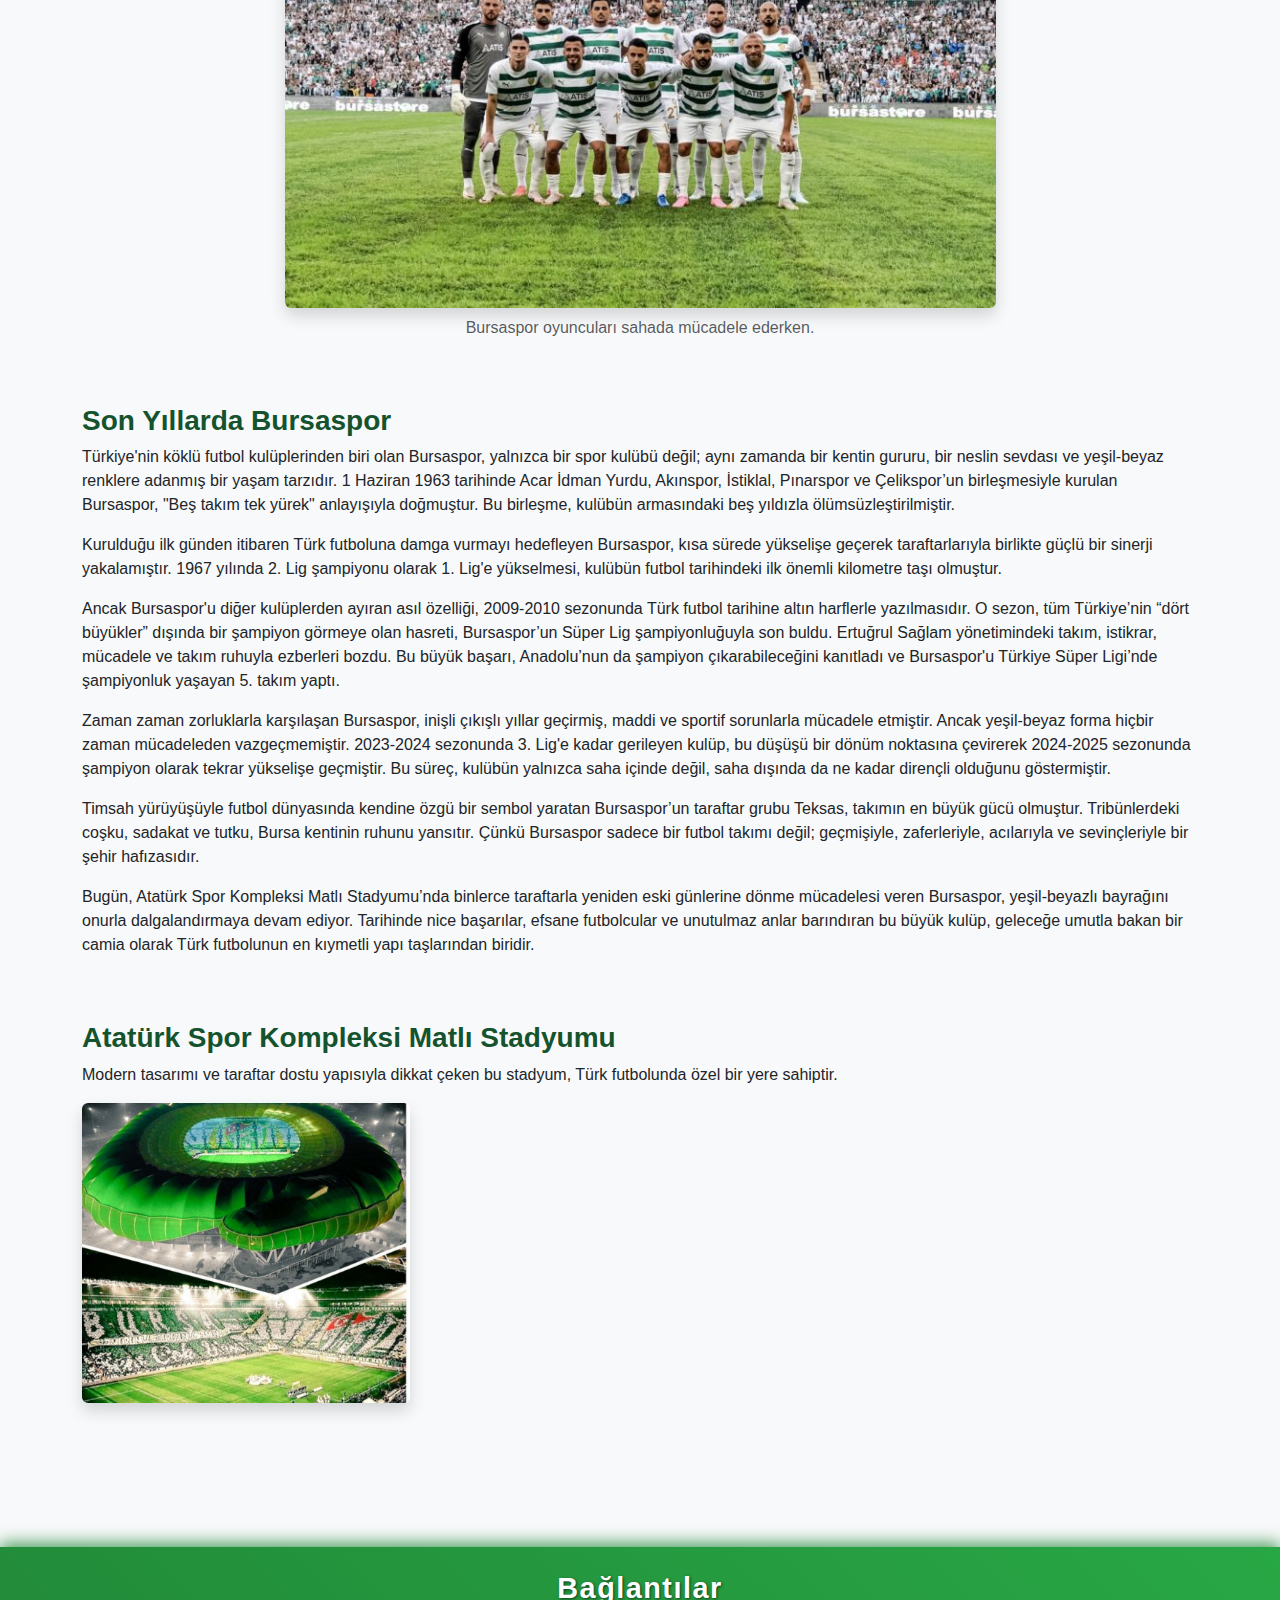
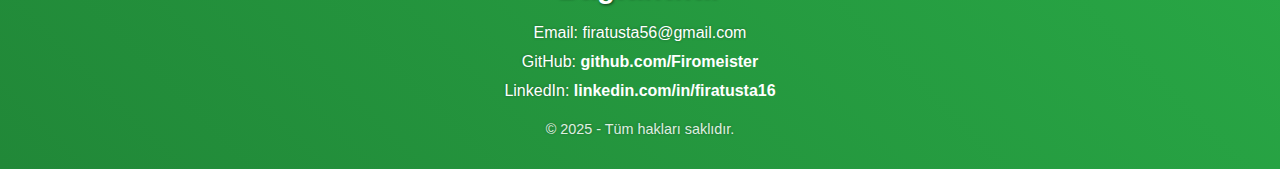
<file: takimimiz.html>
<!-- takimimiz.html -->
<!DOCTYPE html>
<html lang="tr">
<head>
  <meta charset="UTF-8" />
  <meta name="viewport" content="width=device-width, initial-scale=1.0" />
  <title>Takımımız</title>
  <link href="https://cdn.jsdelivr.net/npm/bootstrap@5.3.3/dist/css/bootstrap.min.css" rel="stylesheet" />
  <link rel="stylesheet" href="style-takim.css" />
</head>
<body>

<!-- Navbar -->
<nav class="navbar navbar-expand-lg navbar-dark bg-success">
  <div class="container">
    <a class="navbar-brand" href="takimimiz.html">Takımımız</a>
    <button class="navbar-toggler" type="button" data-bs-toggle="collapse" data-bs-target="#navbarNav">
      <span class="navbar-toggler-icon"></span>
    </button>
    <div class="collapse navbar-collapse" id="navbarNav">
      <ul class="navbar-nav ms-auto">
        <li class="nav-item"><a class="nav-link" href="index.html">Hakkımda</a></li>
        <li class="nav-item"><a class="nav-link" href="cv.html">Özgeçmiş</a></li>
        <li class="nav-item"><a class="nav-link" href="sehrim.html">Şehrim</a></li>
        <li class="nav-item"><a class="nav-link active" href="takimimiz.html">Takımımız</a></li>
        <li class="nav-item"><a class="nav-link" href="ilgialanlarim.html">İlgi Alanlarım</a></li>
        <li class="nav-item"><a class="nav-link" href="iletisim.html">İletişim</a></li>
        <li class="nav-item ms-3" id="login-info">
        <a href="login.html" class="btn btn-light btn-sm">Giriş Yap</a>
        </li>
      </ul>
    </div>
  </div>
</nav>

<!-- Giriş ve Genel Bilgi -->
<main class="container py-5">
  <div class="text-center mb-5">
    <h1>Bursaspor</h1>
    <p class="lead">Yeşil Beyazın Gururu</p>
  </div>

  <div class="row align-items-center mb-5">
    <div class="col-lg-5 mb-4 mb-lg-0">
      <img src="img/bursaspor-logo.png" alt="Bursaspor Logosu" class="img-fluid rounded shadow" />
    </div>
    <div class="col-md-7">
  <h3>Hakkında</h3>
  <p>
    Bursaspor Kulübü Derneği, 1 Haziran 1963 tarihinde kurulmuştur.
    Renkleri yeşil ve beyazdır. Maçlarını Bursa Büyükşehir Belediye Stadyumu'nda oynamaktadır.
    2009-2010 sezonunda Süper Lig şampiyonu olmuştur.
  </p>
  <ul>
    <li><strong>Kuruluş:</strong> 1 Haziran 1963</li>
    <li><strong>Kurucu Üyeleri:</strong> 
      Fahrettin Akkutlu, Ali Erdinç, Abdullah Uygur, Cemal Dik, Can Gengörü, Demir Akınöz, Ertuğrul Yıldırır, 
      Enver Yet, Erdoğan Akaltun, Faik Tinel, Ferudun Evranosoğlu, Fehmi Aktoptan, Fethi Kesercioğlu, Hüseyin Canova, 
      Hüseyin Saitoğlu, Hüseyin Kuşçu, Hüseyin Kurtoğlu, Hayri Terzioğlu, Hamdi Yalım, İsmail Buzcular, Kemal Katıklar, 
      Lütfü Özmeriç, Mustafa Bulutlar, Muhtar Tucaltan, Mehmet Göral, Nail Erok, Necati Akgün, Osman Aktan, Orhan Akkök, 
      Recep Barışıcı, Salih Kiracıbaşı, Selim Süter, Süreyya Öğünç, Sabri Badır, Şükrü Orhanettin, Şükrü Akmansoy, 
      Şevket Eygi, Tarık Sekban
    </li>
    <li><strong>İlk Başkan:</strong> Salih Kiracıbaşı</li>
    <li><strong>İlk Teknik Direktör:</strong> Muhtar Tucaltan</li>
    <li><strong>İlk Maç:</strong> 21 Eylül 1963 Cumartesi, Demirspor - Bursaspor (İzmir)</li>
    <li><strong>İlk Şampiyonluk:</strong> 2. Lig Beyaz Grup Şampiyonluğu - 1967</li>
    <li><strong>Renkler:</strong> Yeşil &amp; Beyaz</li>
    <li><strong>Stadyum:</strong> Atatürk Spor Kompleksi Matlı Stadyumu</li>
    <li><strong>Taraftar Grubu:</strong> Teksas</li>
    <li><strong>Logodaki Yıldızlar:</strong> 
      Acar İdman Yurdu, Akınspor, İstiklal, Pınarspor, Çelikspor 
      (Yıldızlar logoda soldan sağa Siyah, Kırmızı, Sarı, Yeşil ve Lacivert renkleri temsil eder.)
    </li>
  </ul>
</div>

  <!-- Güncel Durum -->
  <section class="mb-5">
    <h2 class="text-center mb-4">Bursaspor'un Güncel Durumu</h2>
    <div class="row">
      <div class="col-md-4 mb-4">
        <h5 class="text-success">Bursaspor Başkanı</h5>
        <img src="img/bursaspor-baskan.jpg" alt="Bursaspor Başkanı Enes Çelik" class="img-fluid rounded shadow mb-2" />
        <p class="text-center"><em>Enes Çelik</em></p>
      </div>
      <div class="col-md-4 mb-4">
        <h5 class="text-success">Efsane Futbolcular</h5>
        <ul>
          <li>Pablo Martin Batalla</li>
          <li>Nejat Biyediç</li>
          <li>Sedat Özden (Sedat 3)</li>
          <li>Ömer Erdoğan</li>
          <li>Elvir Baljic</li>
          <li>Majid Mususi</li>
        </ul>
        <img src="img/bursaspor-futbolcular.jpg" alt="Bursaspor Futbolcuları" class="img-fluid rounded shadow" />
      </div>
      <div class="col-md-4 mb-4">
        <h5 class="text-success">Şampiyonluklarımız</h5>
        <p>2009-2010 Süper Lig Şampiyonu</p>
        <p>2024-2025 3. Lig Şampiyonu</p>
        <img src="img/bursaspor-sampiyonluk.jpg" alt="Bursaspor Şampiyonluğu" class="img-fluid rounded shadow" />
      </div>
    </div>
  </section>

  <!-- Son Maç Fotoğrafı -->
  <div class="text-center mb-5">
    <h4>Son Maçtan Kare</h4>
    <img src="img/bursaspor-sonmac-foto.jpeg" alt="Bursaspor Son Maç Fotoğrafı" class="img-fluid rounded shadow" style="max-height: 400px;" />
    <p class="text-muted mt-2">Bursaspor oyuncuları sahada mücadele ederken.</p>
  </div>

  <!-- Son Yıllarda Bursaspor -->
  <section class="mb-5">
    <h3>Son Yıllarda Bursaspor</h3>
      <p>Türkiye'nin köklü futbol kulüplerinden biri olan Bursaspor, yalnızca bir spor kulübü değil; aynı zamanda bir kentin gururu, bir neslin sevdası ve yeşil-beyaz renklere adanmış bir yaşam tarzıdır. 1 Haziran 1963 tarihinde Acar İdman Yurdu, Akınspor, İstiklal, Pınarspor ve Çelikspor’un birleşmesiyle kurulan Bursaspor, "Beş takım tek yürek" anlayışıyla doğmuştur. Bu birleşme, kulübün armasındaki beş yıldızla ölümsüzleştirilmiştir.</p>

      <p>Kurulduğu ilk günden itibaren Türk futboluna damga vurmayı hedefleyen Bursaspor, kısa sürede yükselişe geçerek taraftarlarıyla birlikte güçlü bir sinerji yakalamıştır. 1967 yılında 2. Lig şampiyonu olarak 1. Lig'e yükselmesi, kulübün futbol tarihindeki ilk önemli kilometre taşı olmuştur.</p>

      <p>Ancak Bursaspor'u diğer kulüplerden ayıran asıl özelliği, 2009-2010 sezonunda Türk futbol tarihine altın harflerle yazılmasıdır. O sezon, tüm Türkiye’nin “dört büyükler” dışında bir şampiyon görmeye olan hasreti, Bursaspor’un Süper Lig şampiyonluğuyla son buldu. Ertuğrul Sağlam yönetimindeki takım, istikrar, mücadele ve takım ruhuyla ezberleri bozdu. Bu büyük başarı, Anadolu’nun da şampiyon çıkarabileceğini kanıtladı ve Bursaspor'u Türkiye Süper Ligi’nde şampiyonluk yaşayan 5. takım yaptı.</p>

      <p>Zaman zaman zorluklarla karşılaşan Bursaspor, inişli çıkışlı yıllar geçirmiş, maddi ve sportif sorunlarla mücadele etmiştir. Ancak yeşil-beyaz forma hiçbir zaman mücadeleden vazgeçmemiştir. 2023-2024 sezonunda 3. Lig'e kadar gerileyen kulüp, bu düşüşü bir dönüm noktasına çevirerek 2024-2025 sezonunda şampiyon olarak tekrar yükselişe geçmiştir. Bu süreç, kulübün yalnızca saha içinde değil, saha dışında da ne kadar dirençli olduğunu göstermiştir.</p>

      <p>Timsah yürüyüşüyle futbol dünyasında kendine özgü bir sembol yaratan Bursaspor’un taraftar grubu Teksas, takımın en büyük gücü olmuştur. Tribünlerdeki coşku, sadakat ve tutku, Bursa kentinin ruhunu yansıtır. Çünkü Bursaspor sadece bir futbol takımı değil; geçmişiyle, zaferleriyle, acılarıyla ve sevinçleriyle bir şehir hafızasıdır.</p>

      <p>Bugün, Atatürk Spor Kompleksi Matlı Stadyumu’nda binlerce taraftarla yeniden eski günlerine dönme mücadelesi veren Bursaspor, yeşil-beyazlı bayrağını onurla dalgalandırmaya devam ediyor. Tarihinde nice başarılar, efsane futbolcular ve unutulmaz anlar barındıran bu büyük kulüp, geleceğe umutla bakan bir camia olarak Türk futbolunun en kıymetli yapı taşlarından biridir.</p>
  </section>

  <!-- Stadyum Bilgisi -->
  <section class="mb-5">
    <h3>Atatürk Spor Kompleksi Matlı Stadyumu</h3>
    <p>
      Modern tasarımı ve taraftar dostu yapısıyla dikkat çeken bu stadyum,
      Türk futbolunda özel bir yere sahiptir.
    </p>
    <img src="img/bursaspor-stadyum.jpg" alt="Matlı Stadyumu" class="img-fluid rounded shadow" />
  </section>
</main>

<!-- Footer -->
<footer class="bg-success text-white py-4">
  <div class="container text-center">
    <h4>Bağlantılar</h4>
    <p>Email: firatusta56@gmail.com</p>
    <p>
      GitHub: <a href="https://github.com/Firomeister" class="text-white" target="_blank">github.com/Firomeister</a>
    </p>
    <p>
      LinkedIn: <a href="https://www.linkedin.com/in/firatusta16" class="text-white" target="_blank">linkedin.com/in/firatusta16</a>
    </p>
    <p class="mb-1">&copy; 2025 - Tüm hakları saklıdır.</p>
  </div>
</footer>

<script src="https://cdn.jsdelivr.net/npm/bootstrap@5.3.3/dist/js/bootstrap.bundle.min.js"></script>

<script>
  document.addEventListener("DOMContentLoaded", function () {
    const username = localStorage.getItem("username");
    const loginInfo = document.getElementById("login-info");

    if (username && loginInfo) {
      loginInfo.innerHTML = `
        <span class="text-white me-2">👤 ${username}</span>
        <button class="btn btn-sm btn-danger" onclick="logout()">Çıkış</button>
      `;
    }
  });

  function logout() {
    localStorage.removeItem("username");
    location.reload(); // Sayfayı yeniden yükle
  }
</script>

</body>
</html>
</file>
<file: style.css>
.hero {
    background-color: #f8f9fa;
    padding: 60px 0;
  }
  
  .profile-img {
    width: 500px;
    height: 500px;
    max-width: 100%;
    border-radius: 20px;
    margin-top:30px;
    margin-left:30px;
  }
  
  .section-title {
    margin-top: 40px;
    margin-bottom: 20px;
    text-align: center;
    font-weight: bold;
    color: #333;
  }
  
  .about-section {
    margin-top: 40px;
    margin-bottom: 60px;
  }

.navbar-brand {
  font-weight: bold;
}

.navbar.bg-success {
  background: linear-gradient(45deg, #28a745, #218838);
  box-shadow: 0 4px 15px rgba(33, 136, 56, 0.7);
  transition: background 0.5s ease;
}

/* Navbar marka yazısı */
.navbar-brand {
  font-weight: 700;
  font-size: 1.8rem;
  color: #fff !important;
  text-shadow: 1px 1px 3px rgba(0,0,0,0.5);
  letter-spacing: 1.5px;
  transition: color 0.3s ease;
}
.navbar-brand:hover {
  color: #d4edda !important;
}

/* Menü linkleri */
.navbar-nav .nav-link {
  color: #d4f0c6;
  font-weight: 600;
  font-size: 1.1rem;
  padding: 0.7rem 1rem;
  border-radius: 10px;
  transition: background-color 0.3s ease, color 0.3s ease;
}
.navbar-nav .nav-link:hover {
  background-color: rgba(255, 255, 255, 0.25);
  color: #fff;
  text-shadow: 0 0 5px #fff;
  box-shadow: 0 0 8px #28a745;
}

/* Aktif link */
.navbar-nav .nav-link.active {
  background-color: #c3e6cb;
  color: #155724 !important;
  font-weight: 700;
  box-shadow: 0 0 10px #155724;
}

/* Giriş butonu */
#login-info a.btn {
  font-weight: 600;
  color: #155724;
  background: linear-gradient(135deg, #a8d5a8, #218838);
  border: 2px solid #155724;
  box-shadow: 0 0 8px #155724;
  transition: background 0.3s ease, color 0.3s ease;
  border-radius: 25px;
  padding: 5px 15px;
}
#login-info a.btn:hover {
  background: #155724;
  color: #d4edda;
  box-shadow: 0 0 15px #a8d5a8;
  border-color: #a8d5a8;
}

/* Toggler icon rengini değiştir */
.navbar-toggler-icon {
  filter: invert(100%) sepia(0%) saturate(0%) hue-rotate(93deg) brightness(102%) contrast(103%);
  transition: filter 0.3s ease;
}
.navbar-toggler:focus .navbar-toggler-icon,
.navbar-toggler:hover .navbar-toggler-icon {
  filter: invert(70%) sepia(20%) saturate(300%) hue-rotate(90deg) brightness(150%) contrast(90%);
}

/* Footer arka planı degrade ve gölgeli */
footer.bg-success {
  background: linear-gradient(45deg, #218838, #28a745);
  box-shadow: 0 -4px 15px rgba(33, 136, 56, 0.8);
  color: #e2f0d9;
  font-family: 'Segoe UI', Tahoma, Geneva, Verdana, sans-serif;
  transition: background 0.5s ease;
}

/* Container içindeki başlık */
footer h4 {
  font-weight: 700;
  font-size: 1.8rem;
  margin-bottom: 1rem;
  text-shadow: 1px 1px 3px rgba(0,0,0,0.6);
  letter-spacing: 1.5px;
}

/* Linklerin genel stili */
footer a.text-white {
  color: #d4edda;
  font-weight: 600;
  text-decoration: none;
  transition: color 0.3s ease, text-shadow 0.3s ease;
  text-shadow: 0 0 0 rgba(0,0,0,0);
}

/* Link hover efekti */
footer a.text-white:hover {
  color: #ffffff;
  text-shadow: 0 0 8px #d4edda;
  text-decoration: underline;
}

/* Paragraflar ve metin */
footer p {
  font-size: 1rem;
  margin: 0.3rem 0;
  text-shadow: 0 0 3px rgba(0,0,0,0.3);
}

/* Telif hakkı metni */
footer p.mb-1 {
  margin-top: 1rem;
  font-size: 0.9rem;
  opacity: 0.85;
}

/* Footer içi container */
footer .container {
  max-width: 900px;
}

/* Responsive düzen için hafif padding */
@media (max-width: 576px) {
  footer h4 {
    font-size: 1.5rem;
  }
  footer p {
    font-size: 0.9rem;
  }
}
</file>
<file: style-ilgi.css>
body {
  background-color: #f8f9fa;
}

h1 {
  text-align: center;
  margin-bottom: 2rem;
}

.card {
  transition: transform 0.2s;
}

.card:hover {
  transform: scale(1.05);
}

.navbar-brand {
  font-weight: bold;
}

.navbar.bg-success {
  background: linear-gradient(45deg, #28a745, #218838);
  box-shadow: 0 4px 15px rgba(33, 136, 56, 0.7);
  transition: background 0.5s ease;
}

/* Navbar marka yazısı */
.navbar-brand {
  font-weight: 700;
  font-size: 1.8rem;
  color: #fff !important;
  text-shadow: 1px 1px 3px rgba(0,0,0,0.5);
  letter-spacing: 1.5px;
  transition: color 0.3s ease;
}
.navbar-brand:hover {
  color: #d4edda !important;
}

/* Menü linkleri */
.navbar-nav .nav-link {
  color: #d4f0c6;
  font-weight: 600;
  font-size: 1.1rem;
  padding: 0.7rem 1rem;
  border-radius: 10px;
  transition: background-color 0.3s ease, color 0.3s ease;
}
.navbar-nav .nav-link:hover {
  background-color: rgba(255, 255, 255, 0.25);
  color: #fff;
  text-shadow: 0 0 5px #fff;
  box-shadow: 0 0 8px #28a745;
}

/* Aktif link */
.navbar-nav .nav-link.active {
  background-color: #c3e6cb;
  color: #155724 !important;
  font-weight: 700;
  box-shadow: 0 0 10px #155724;
}

/* Giriş butonu */
#login-info a.btn {
  font-weight: 600;
  color: #155724;
  background: linear-gradient(135deg, #a8d5a8, #218838);
  border: 2px solid #155724;
  box-shadow: 0 0 8px #155724;
  transition: background 0.3s ease, color 0.3s ease;
  border-radius: 25px;
  padding: 5px 15px;
}
#login-info a.btn:hover {
  background: #155724;
  color: #d4edda;
  box-shadow: 0 0 15px #a8d5a8;
  border-color: #a8d5a8;
}

/* Toggler icon rengini değiştir */
.navbar-toggler-icon {
  filter: invert(100%) sepia(0%) saturate(0%) hue-rotate(93deg) brightness(102%) contrast(103%);
  transition: filter 0.3s ease;
}
.navbar-toggler:focus .navbar-toggler-icon,
.navbar-toggler:hover .navbar-toggler-icon {
  filter: invert(70%) sepia(20%) saturate(300%) hue-rotate(90deg) brightness(150%) contrast(90%);
}

/* Footer arka planı degrade ve gölgeli */
footer.bg-success {
  background: linear-gradient(45deg, #218838, #28a745);
  box-shadow: 0 -4px 15px rgba(33, 136, 56, 0.8);
  color: #e2f0d9;
  font-family: 'Segoe UI', Tahoma, Geneva, Verdana, sans-serif;
  transition: background 0.5s ease;
}

/* Container içindeki başlık */
footer h4 {
  font-weight: 700;
  font-size: 1.8rem;
  margin-bottom: 1rem;
  text-shadow: 1px 1px 3px rgba(0,0,0,0.6);
  letter-spacing: 1.5px;
}

/* Linklerin genel stili */
footer a.text-white {
  color: #d4edda;
  font-weight: 600;
  text-decoration: none;
  transition: color 0.3s ease, text-shadow 0.3s ease;
  text-shadow: 0 0 0 rgba(0,0,0,0);
}

/* Link hover efekti */
footer a.text-white:hover {
  color: #ffffff;
  text-shadow: 0 0 8px #d4edda;
  text-decoration: underline;
}

/* Paragraflar ve metin */
footer p {
  font-size: 1rem;
  margin: 0.3rem 0;
  text-shadow: 0 0 3px rgba(0,0,0,0.3);
}

/* Telif hakkı metni */
footer p.mb-1 {
  margin-top: 1rem;
  font-size: 0.9rem;
  opacity: 0.85;
}

/* Footer içi container */
footer .container {
  max-width: 900px;
}

/* Responsive düzen için hafif padding */
@media (max-width: 576px) {
  footer h4 {
    font-size: 1.5rem;
  }
  footer p {
    font-size: 0.9rem;
  }
}
</file>
<file: style-sehrim.css>
body {
  font-family: 'Segoe UI', Tahoma, Geneva, Verdana, sans-serif;
  scroll-behavior: smooth;
}

h2 {
  border-bottom: 2px solid #ccc;
  padding-bottom: 0.5rem;
}

.carousel-inner img {
  height: 400px;
  object-fit: cover;
  border-radius: 10px;
}

.carousel-item a {
  display: block;
}

.carousel-item img {
  height: 600px; 
  object-fit: cover; 
  width: 100%;
  cursor: pointer;
}

.navbar-brand {
  font-weight: bold;
}

.navbar.bg-success {
  background: linear-gradient(45deg, #28a745, #218838);
  box-shadow: 0 4px 15px rgba(33, 136, 56, 0.7);
  transition: background 0.5s ease;
}

/* Navbar marka yazısı */
.navbar-brand {
  font-weight: 700;
  font-size: 1.8rem;
  color: #fff !important;
  text-shadow: 1px 1px 3px rgba(0,0,0,0.5);
  letter-spacing: 1.5px;
  transition: color 0.3s ease;
}
.navbar-brand:hover {
  color: #d4edda !important;
}

/* Menü linkleri */
.navbar-nav .nav-link {
  color: #d4f0c6;
  font-weight: 600;
  font-size: 1.1rem;
  padding: 0.7rem 1rem;
  border-radius: 10px;
  transition: background-color 0.3s ease, color 0.3s ease;
}
.navbar-nav .nav-link:hover {
  background-color: rgba(255, 255, 255, 0.25);
  color: #fff;
  text-shadow: 0 0 5px #fff;
  box-shadow: 0 0 8px #28a745;
}

/* Aktif link */
.navbar-nav .nav-link.active {
  background-color: #c3e6cb;
  color: #155724 !important;
  font-weight: 700;
  box-shadow: 0 0 10px #155724;
}

/* Giriş butonu */
#login-info a.btn {
  font-weight: 600;
  color: #155724;
  background: linear-gradient(135deg, #a8d5a8, #218838);
  border: 2px solid #155724;
  box-shadow: 0 0 8px #155724;
  transition: background 0.3s ease, color 0.3s ease;
  border-radius: 25px;
  padding: 5px 15px;
}
#login-info a.btn:hover {
  background: #155724;
  color: #d4edda;
  box-shadow: 0 0 15px #a8d5a8;
  border-color: #a8d5a8;
}

/* Toggler icon rengini değiştir */
.navbar-toggler-icon {
  filter: invert(100%) sepia(0%) saturate(0%) hue-rotate(93deg) brightness(102%) contrast(103%);
  transition: filter 0.3s ease;
}
.navbar-toggler:focus .navbar-toggler-icon,
.navbar-toggler:hover .navbar-toggler-icon {
  filter: invert(70%) sepia(20%) saturate(300%) hue-rotate(90deg) brightness(150%) contrast(90%);
}

/* Footer arka planı degrade ve gölgeli */
footer.bg-success {
  background: linear-gradient(45deg, #218838, #28a745);
  box-shadow: 0 -4px 15px rgba(33, 136, 56, 0.8);
  color: #e2f0d9;
  font-family: 'Segoe UI', Tahoma, Geneva, Verdana, sans-serif;
  transition: background 0.5s ease;
}

/* Container içindeki başlık */
footer h4 {
  font-weight: 700;
  font-size: 1.8rem;
  margin-bottom: 1rem;
  text-shadow: 1px 1px 3px rgba(0,0,0,0.6);
  letter-spacing: 1.5px;
}

/* Linklerin genel stili */
footer a.text-white {
  color: #d4edda;
  font-weight: 600;
  text-decoration: none;
  transition: color 0.3s ease, text-shadow 0.3s ease;
  text-shadow: 0 0 0 rgba(0,0,0,0);
}

/* Link hover efekti */
footer a.text-white:hover {
  color: #ffffff;
  text-shadow: 0 0 8px #d4edda;
  text-decoration: underline;
}

/* Paragraflar ve metin */
footer p {
  font-size: 1rem;
  margin: 0.3rem 0;
  text-shadow: 0 0 3px rgba(0,0,0,0.3);
}

/* Telif hakkı metni */
footer p.mb-1 {
  margin-top: 1rem;
  font-size: 0.9rem;
  opacity: 0.85;
}

/* Footer içi container */
footer .container {
  max-width: 900px;
}

/* Responsive düzen için hafif padding */
@media (max-width: 576px) {
  footer h4 {
    font-size: 1.5rem;
  }
  footer p {
    font-size: 0.9rem;
  }
}
</file>
<file: style-takim.css>
body {
  font-family: 'Segoe UI', Tahoma, Geneva, Verdana, sans-serif;
  background-color: #f8f9fa;
  color: #212529;
}


h1, h2, h3, h5 {
  font-weight: 600;
  color: #14532d; 
}


.lead {
  color: #198754; 
}


img {
  border-radius: 0.5rem;
  box-shadow: 0 4px 8px rgba(0, 0, 0, 0.15);
}


section {
  margin-bottom: 3rem;
}


.navbar-brand {
  font-weight: bold;
}

.nav-link {
  transition: color 0.3s;
}

.nav-link:hover,
.nav-link.active {
  color: #d1e7dd !important;
  font-weight: 500;
}


footer {
  color: white;
  background-color: #28a745 !important;
}

footer a {
  color: #d1e7dd !important; 
  text-decoration: none;
}

footer a:hover {
  text-decoration: underline;
  color: #f8f9fa !important;
}

ul {
  padding-left: 1.25rem;
}

ul li {
  margin-bottom: 0.5rem;
}


img.img-fluid {
  max-height: 300px;
  object-fit: cover;
}


.img-fluid-full {
  max-width: 100%;
  height: auto;
}


.card-like {
  background-color: white;
  padding: 1rem;
  border-radius: 0.75rem;
  box-shadow: 0 2px 10px rgba(0, 0, 0, 0.05);
}

.navbar.bg-success {
  background: linear-gradient(45deg, #28a745, #218838);
  box-shadow: 0 4px 15px rgba(33, 136, 56, 0.7);
  transition: background 0.5s ease;
}

/* Navbar marka yazısı */
.navbar-brand {
  font-weight: 700;
  font-size: 1.8rem;
  color: #fff !important;
  text-shadow: 1px 1px 3px rgba(0,0,0,0.5);
  letter-spacing: 1.5px;
  transition: color 0.3s ease;
}
.navbar-brand:hover {
  color: #d4edda !important;
}

/* Menü linkleri */
.navbar-nav .nav-link {
  color: #d4f0c6;
  font-weight: 600;
  font-size: 1.1rem;
  padding: 0.7rem 1rem;
  border-radius: 10px;
  transition: background-color 0.3s ease, color 0.3s ease;
}
.navbar-nav .nav-link:hover {
  background-color: rgba(255, 255, 255, 0.25);
  color: #fff;
  text-shadow: 0 0 5px #fff;
  box-shadow: 0 0 8px #28a745;
}

/* Aktif link */
.navbar-nav .nav-link.active {
  background-color: #c3e6cb;
  color: #155724 !important;
  font-weight: 700;
  box-shadow: 0 0 10px #155724;
}

/* Giriş butonu */
#login-info a.btn {
  font-weight: 600;
  color: #155724;
  background: linear-gradient(135deg, #a8d5a8, #218838);
  border: 2px solid #155724;
  box-shadow: 0 0 8px #155724;
  transition: background 0.3s ease, color 0.3s ease;
  border-radius: 25px;
  padding: 5px 15px;
}
#login-info a.btn:hover {
  background: #155724;
  color: #d4edda;
  box-shadow: 0 0 15px #a8d5a8;
  border-color: #a8d5a8;
}

/* Toggler icon rengini değiştir */
.navbar-toggler-icon {
  filter: invert(100%) sepia(0%) saturate(0%) hue-rotate(93deg) brightness(102%) contrast(103%);
  transition: filter 0.3s ease;
}
.navbar-toggler:focus .navbar-toggler-icon,
.navbar-toggler:hover .navbar-toggler-icon {
  filter: invert(70%) sepia(20%) saturate(300%) hue-rotate(90deg) brightness(150%) contrast(90%);
}

/* Footer arka planı degrade ve gölgeli */
footer.bg-success {
  background: linear-gradient(45deg, #218838, #28a745);
  box-shadow: 0 -4px 15px rgba(33, 136, 56, 0.8);
  color: #e2f0d9;
  font-family: 'Segoe UI', Tahoma, Geneva, Verdana, sans-serif;
  transition: background 0.5s ease;
}

/* Container içindeki başlık */
footer h4 {
  font-weight: 700;
  font-size: 1.8rem;
  margin-bottom: 1rem;
  text-shadow: 1px 1px 3px rgba(0,0,0,0.6);
  letter-spacing: 1.5px;
}

/* Linklerin genel stili */
footer a.text-white {
  color: #d4edda;
  font-weight: 600;
  text-decoration: none;
  transition: color 0.3s ease, text-shadow 0.3s ease;
  text-shadow: 0 0 0 rgba(0,0,0,0);
}

/* Link hover efekti */
footer a.text-white:hover {
  color: #ffffff;
  text-shadow: 0 0 8px #d4edda;
  text-decoration: underline;
}

/* Paragraflar ve metin */
footer p {
  font-size: 1rem;
  margin: 0.3rem 0;
  text-shadow: 0 0 3px rgba(0,0,0,0.3);
}

/* Telif hakkı metni */
footer p.mb-1 {
  margin-top: 1rem;
  font-size: 0.9rem;
  opacity: 0.85;
}

/* Footer içi container */
footer .container {
  max-width: 900px;
}

/* Responsive düzen için hafif padding */
@media (max-width: 576px) {
  footer h4 {
    font-size: 1.5rem;
  }
  footer p {
    font-size: 0.9rem;
  }
}
</file>
